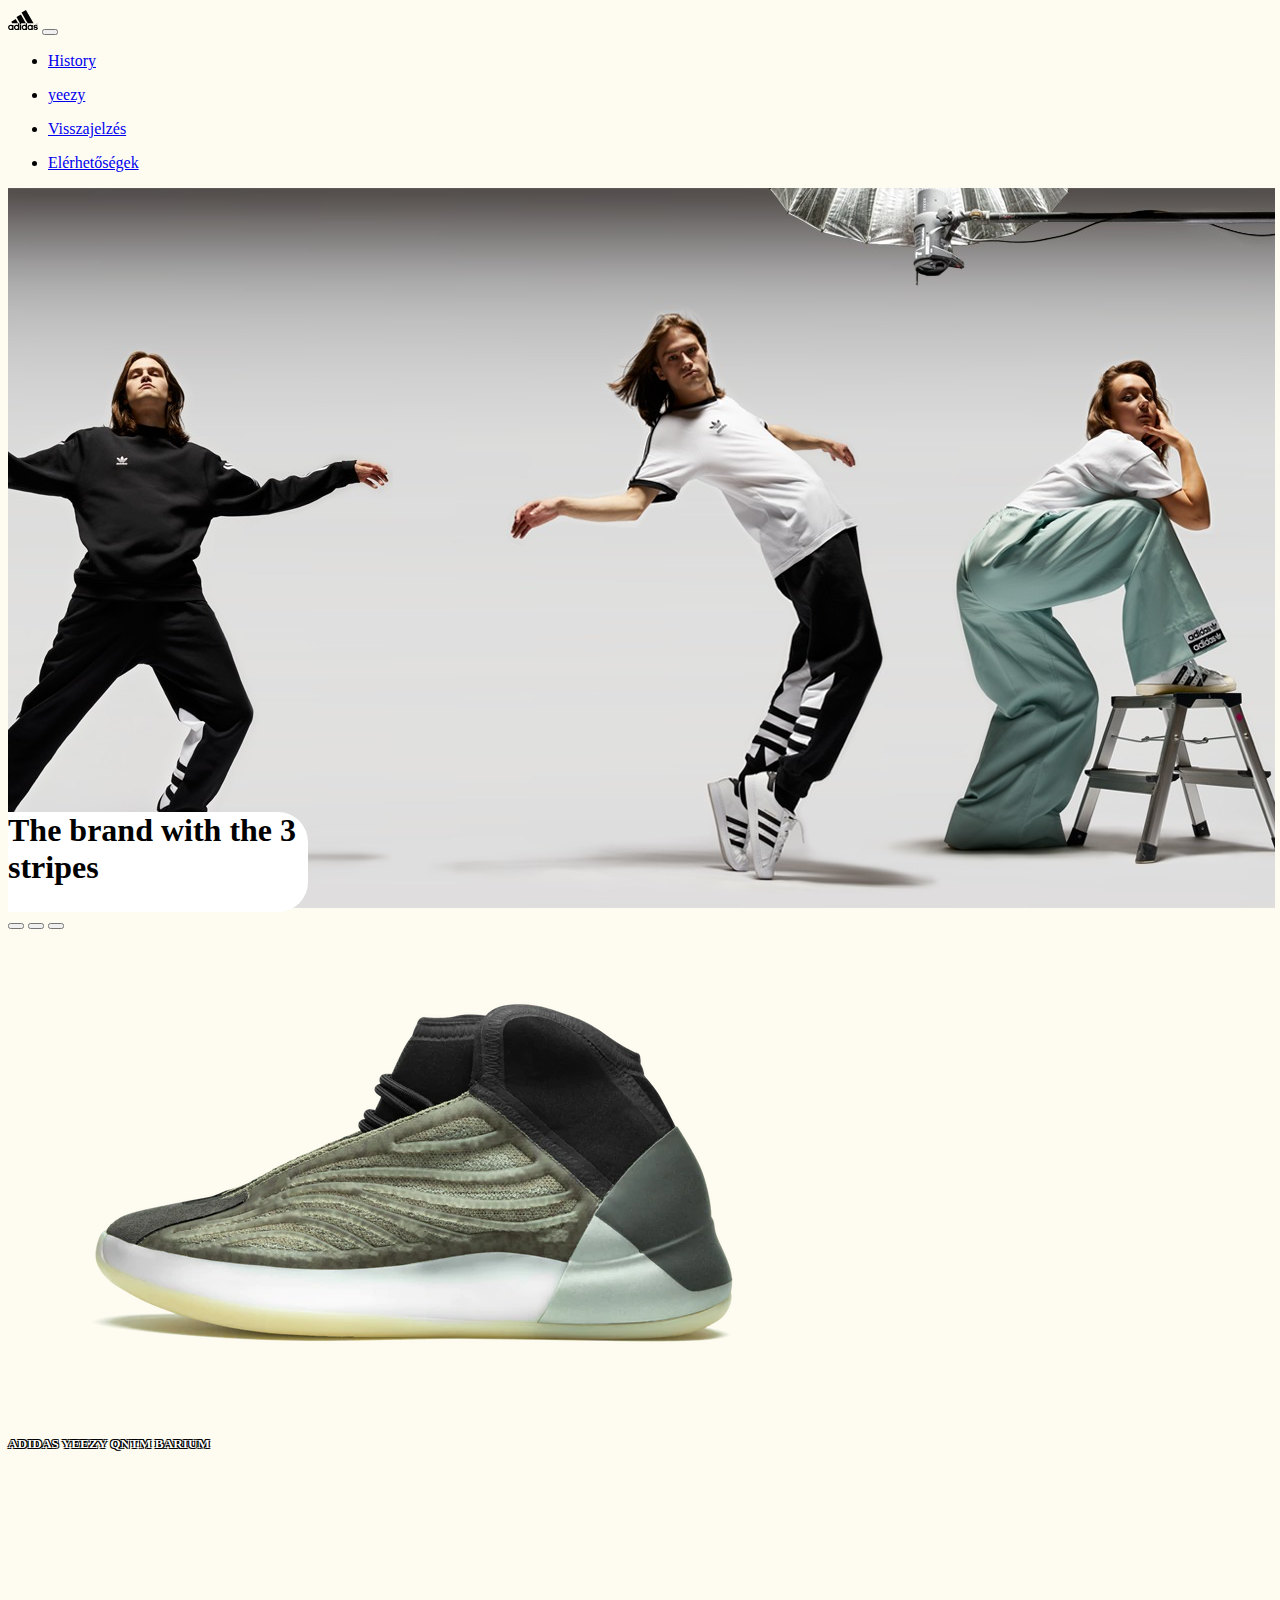
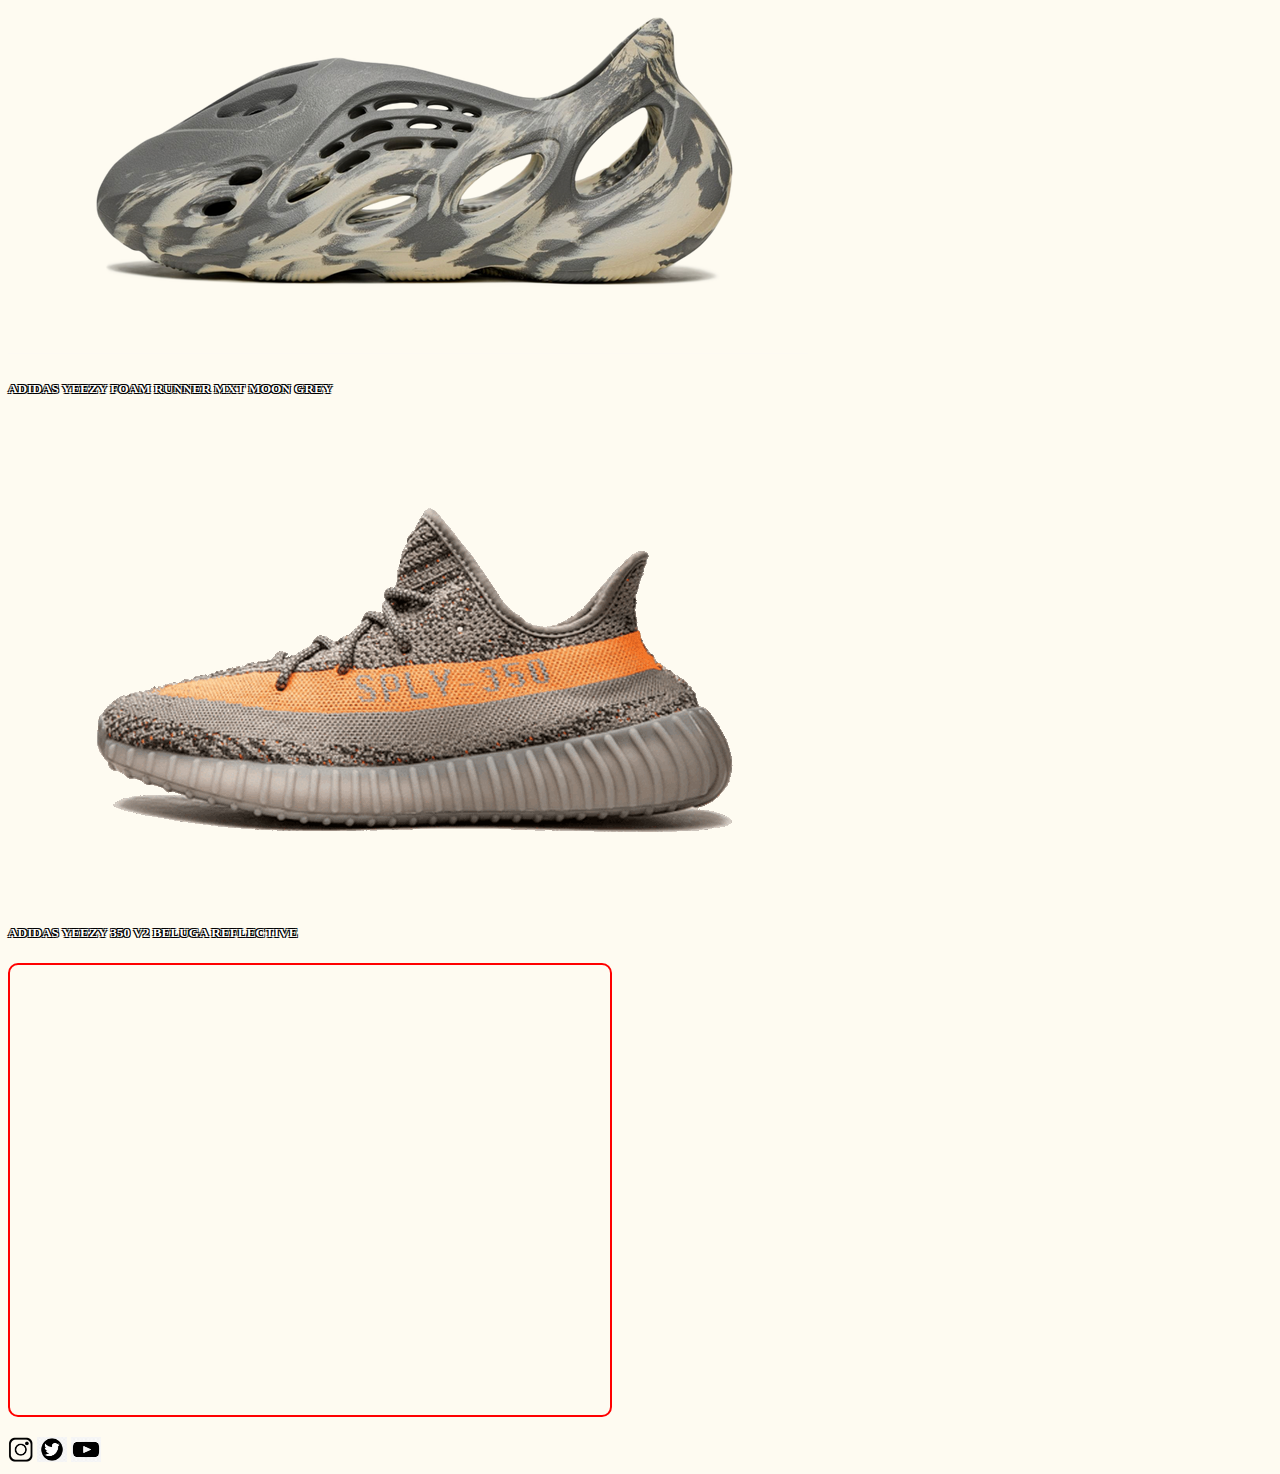
<file: index.html>
<!DOCTYPE html>
<html lang="hu">

<head>
  <meta charset="UTF-8">
  <meta http-equiv="X-UA-Compatible" content="IE=edge">
  <meta name="viewport" content="width=device-width, initial-scale=1.0">
  <title>Adidas</title>
  <link href="https://cdn.jsdelivr.net/npm/bootstrap@5.1.3/dist/css/bootstrap.min.css" rel="stylesheet"
    integrity="sha384-1BmE4kWBq78iYhFldvKuhfTAU6auU8tT94WrHftjDbrCEXSU1oBoqyl2QvZ6jIW3" crossorigin="anonymous">
  <script src="https://cdn.jsdelivr.net/npm/bootstrap@5.1.3/dist/js/bootstrap.bundle.min.js"
    integrity="sha384-ka7Sk0Gln4gmtz2MlQnikT1wXgYsOg+OMhuP+IlRH9sENBO0LRn5q+8nbTov4+1p"
    crossorigin="anonymous"></script>
  <link rel="stylesheet" href="style.css">
</head>

<body>
  <header class="bg-light border">
    
    <div class="container">
    <nav class="navbar navbar-expand-lg navbar-light">
          <a class="navbar-brand" href="index.html"><img class="" src="images/Adidas_Logo.svg" alt="" width="30" height="24"></a>
          <button class="navbar-toggler" type="button" data-bs-toggle="collapse" data-bs-target="#navbarNav" aria-controls="navbarNav" aria-expanded="false" aria-label="Toggle navigation">
            <span class="navbar-toggler-icon"></span>
          </button>
          <div class="collapse navbar-collapse" id="navbarNav">
            <ul class="navbar-nav">
              <li class="nav-item">
                <a class="nav-link" href="history.html"><p>History</p></a>
              </li>
              <li class="nav-item">
                <a class="nav-link" href="yeezy.html"><p>yeezy</p></a>
              </li>
              <li class="nav-item">
                <a class="nav-link" href="visszajelzés.html"><p>Visszajelzés</p></a>
              </li>
              <li class="nav-item">
                <a class="nav-link" href="elérhetőségek.html"><p>Elérhetőségek</p></a>
              </li>
            </ul>
          </div>
        </nav>
      </div>
    </header>
    <div class="container">
      <div id="banner">
        <img class="img-fluid" src="images/adidas_home_banner.jpg" alt="Banner">
        <h1 id="imgtext">The brand with the 3 stripes</p>
      </div>
    </div>

  </header>
  <div class="container">
    <div id="carousellap" class="carousel carousel-dark slide" data-bs-ride="carousel">
      <div class="carousel-indicators">
        <button type="button" data-bs-target="#carousellap" data-bs-slide-to="0" class="active"
          aria-current="true" aria-label="Slide 1"></button>
        <button type="button" data-bs-target="#carousellap" data-bs-slide-to="1"
          aria-label="Slide 2"></button>
        <button type="button" data-bs-target="#carousellap" data-bs-slide-to="2"
          aria-label="Slide 3"></button>
      </div>
      <div class="carousel-inner">
        <div class="carousel-item active">
          <img src="images/carousel10.webp" class="d-block imgfix mx-auto" alt="...">
          <div class="carousel-caption d-none d-md-block">
            <h5 class="carouserh5"><a href="yeezy.html#ADIDASYEEZYQNTMBARIUM">ADIDAS YEEZY QNTM BARIUM</a></h5>
            <p><a href=""></a></p>
          </div>
        </div>
        <div class="carousel-item">
          <img src="images/carousel6.png" class="d-block imgfix mx-auto" alt="...">
          <div class="carousel-caption d-none d-md-block">
            <h5 class="carouserh5"><a href="yeezy.html#ADIDASYEEZYFOAMRUNNERMXTMOONGREY">ADIDAS YEEZY FOAM RUNNER MXT MOON GREY</a></h5>
            <p><a href=""></a></p>
          </div>
        </div>
        <div class="carousel-item">
          <img src="images/carousel3.png" class="d-block imgfix mx-auto" alt="...">
          <div class="carousel-caption d-none d-md-block">
            <h5 class="carouserh5"><a href="yeezy.html#ADIDASYEEZY350V2BELUGAREFLECTIVE">ADIDAS YEEZY 350 V2 BELUGA REFLECTIVE</a></h5>
            <p><a href=""></a></p>
          </div>
        </div>
      </div>
    </div>
  </div>
  <div class="container">
    <p class="text-center">
    <iframe
      src="https://www.google.com/maps/embed?pb=!1m18!1m12!1m3!1d41396.246451879306!2d10.839088140820657!3d49.573882426069986!2m3!1f0!2f0!3f0!3m2!1i1024!2i768!4f13.1!3m3!1m2!1s0x47a2016ea9f04ae1%3A0x41eda32beb5f7b0!2s91074%20Herzogenaurach%2C%20N%C3%A9metorsz%C3%A1g!5e0!3m2!1shu!2shu!4v1647857441496!5m2!1shu!2shu"
      width="600" height="450" style="border-radius: 10px; border:solid 2px red" allowfullscreen="" loading="lazy" class="text-center"></iframe></p>
  </div>
  
  <footer class="mt-5">
    <div class="fixed-bottom container-fluid bg-light p-3 border">
      <div class="container">
        <div class="mx-auto" style="width: 400px;">
          <a href="https://www.instagram.com/adidas/" target="_blank"><img class="me-5 ms-5" src="images/insagram.png"
              alt="Instagram" title="Instagram" width="25" height="25"></a>
          <a href="https://twitter.com/adidas" target="_blank"><img class="me-5 ms-5" src="images/twitter.png"
              alt="twitter" title="twitter" width="30" height="25"></a>
          <a href="https://www.youtube.com/user/adidas" target="_blank"><img class="me-5 ms-5" src="images/youtube.jpg"
              alt="Youtube" title="Youtube" width="30" height="25"></a>
        </div>
      </div>
    </div>
  </footer>
</body>


</html>
</file>
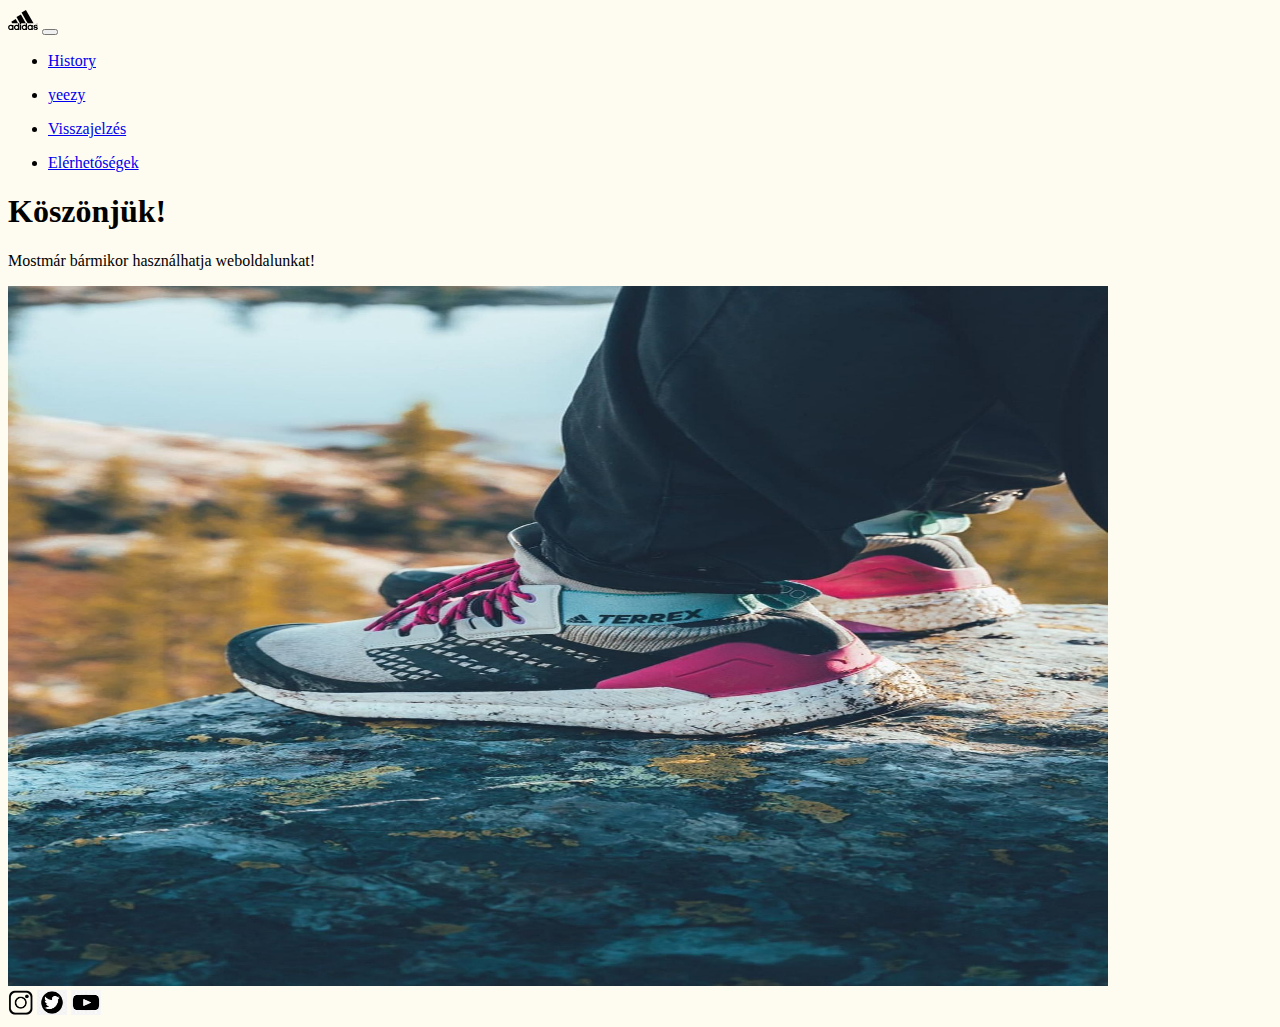
<file: action.html>
<!DOCTYPE html>
<html lang="hu">

<head>
    <meta charset="UTF-8">
    <meta http-equiv="X-UA-Compatible" content="IE=edge">
    <meta name="viewport" content="width=device-width, initial-scale=1.0">
    <title>Adidas</title>
    <link href="https://cdn.jsdelivr.net/npm/bootstrap@5.1.3/dist/css/bootstrap.min.css" rel="stylesheet"
        integrity="sha384-1BmE4kWBq78iYhFldvKuhfTAU6auU8tT94WrHftjDbrCEXSU1oBoqyl2QvZ6jIW3" crossorigin="anonymous">
    <script src="https://cdn.jsdelivr.net/npm/bootstrap@5.1.3/dist/js/bootstrap.bundle.min.js"
        integrity="sha384-ka7Sk0Gln4gmtz2MlQnikT1wXgYsOg+OMhuP+IlRH9sENBO0LRn5q+8nbTov4+1p"
        crossorigin="anonymous"></script>
    <link rel="stylesheet" href="style.css">
</head>

<body>
  <header class="bg-light border">
    
    <div class="container">
    <nav class="navbar navbar-expand-lg navbar-light">
          <a class="navbar-brand" href="index.html"><img class=""src="images/Adidas_Logo.svg" alt="" width="30" height="24"></a>
          <button class="navbar-toggler" type="button" data-bs-toggle="collapse" data-bs-target="#navbarNav" aria-controls="navbarNav" aria-expanded="false" aria-label="Toggle navigation">
            <span class="navbar-toggler-icon"></span>
          </button>
          <div class="collapse navbar-collapse" id="navbarNav">
            <ul class="navbar-nav">
              <li class="nav-item">
                <a class="nav-link" href="history.html"><p>History</p></a>
              </li>
              <li class="nav-item">
                <a class="nav-link" href="yeezy.html"><p>yeezy</p></a>
              </li>
              <li class="nav-item">
                <a class="nav-link" href="visszajelzés.html"><p>Visszajelzés</p></a>
              </li>
              <li>
                <a class="nav-link" href="elérhetőségek.html">Elérhetőségek</a>
              </li>
            </ul>
          </div>
        </nav>
      </div>
      
    </header>
    <div class="container mx-auto" style="width: 1200px;">
      <h1>Köszönjük!</h1>
      <p>Mostmár bármikor használhatja weboldalunkat!</p>
      <img src="images/Köszönjük.jpg" alt="Köszönjük" height="700" width="1100">
    </div>
    <footer>
      
      <div class="fixed-bottom container-fluid bg-light p-3 border">
        <div class="container">
          <div class="mx-auto" style="width: 400px;">
          <a href="https://www.instagram.com/adidas/" target="_blank"><img class="me-5 ms-5" src="images/insagram.png" alt="Instagram" title="Instagram" width="25" height="25"></a>
          <a href="https://twitter.com/adidas" target="_blank"><img class="me-5 ms-5" src="images/twitter.png" alt="twitter" title="twitter" width="30" height="25"></a>
          <a href="https://www.youtube.com/user/adidas" target="_blank"><img class="me-5 ms-5" src="images/youtube.jpg" alt="Youtube" title="Youtube" width="30" height="25"></a>
        </div>
      </div>
    </div>
  
  </footer>
</body>


</html>
</file>
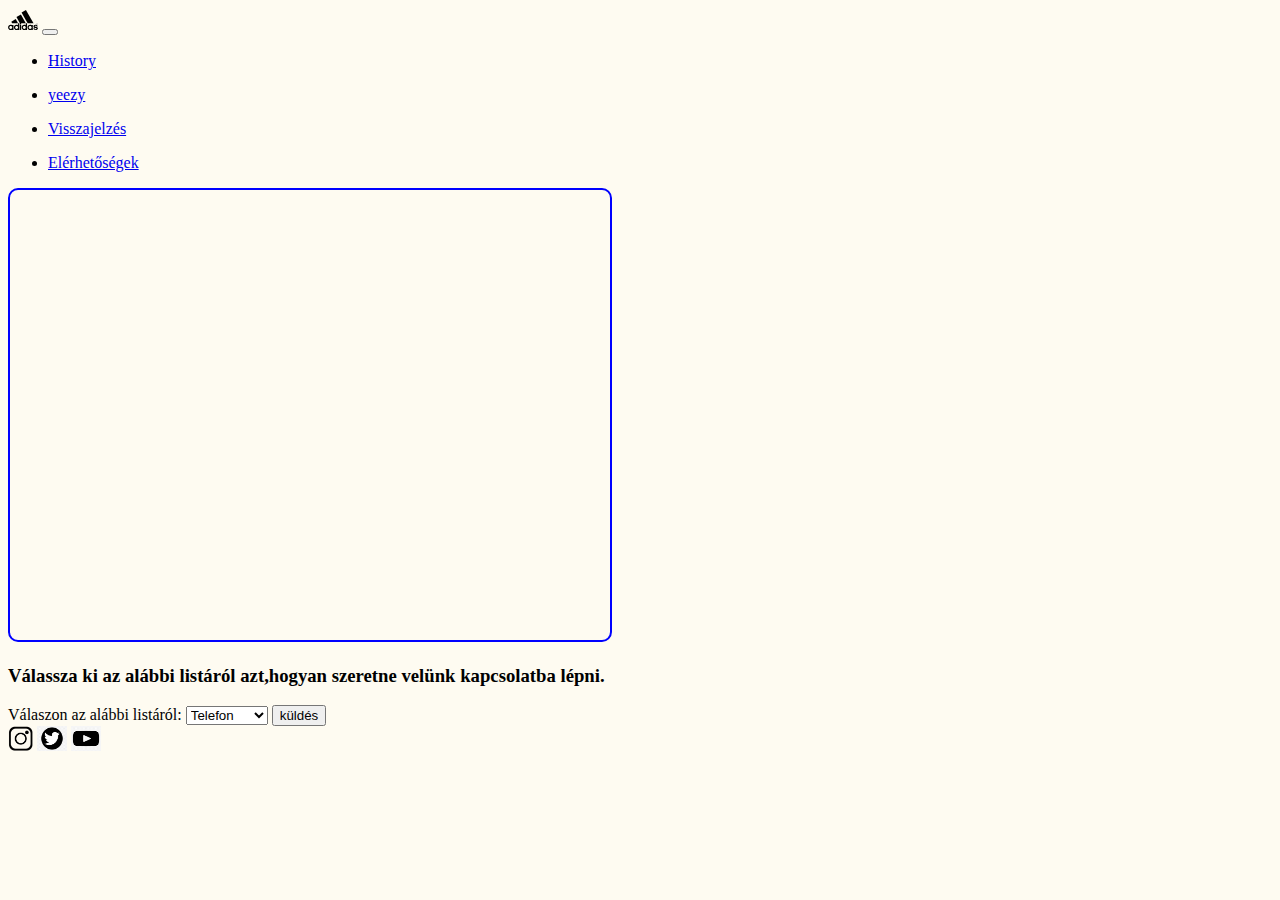
<file: elérhetőségek.html>
<!DOCTYPE html>
<html lang="hu">

<head>
  <meta charset="UTF-8">
  <meta http-equiv="X-UA-Compatible" content="IE=edge">
  <meta name="viewport" content="width=device-width, initial-scale=1.0">
  <title>Adidas</title>
  <link href="https://cdn.jsdelivr.net/npm/bootstrap@5.1.3/dist/css/bootstrap.min.css" rel="stylesheet"
    integrity="sha384-1BmE4kWBq78iYhFldvKuhfTAU6auU8tT94WrHftjDbrCEXSU1oBoqyl2QvZ6jIW3" crossorigin="anonymous">
  <script src="https://cdn.jsdelivr.net/npm/bootstrap@5.1.3/dist/js/bootstrap.bundle.min.js"
    integrity="sha384-ka7Sk0Gln4gmtz2MlQnikT1wXgYsOg+OMhuP+IlRH9sENBO0LRn5q+8nbTov4+1p"
    crossorigin="anonymous"></script>
  <link rel="stylesheet" href="style.css">
</head>

<body>
    <header class="bg-light border">
    
        <div class="container">
        <nav class="navbar navbar-expand-lg navbar-light">
              <a class="navbar-brand" href="index.html"><img class="" src="images/Adidas_Logo.svg" alt="" width="30" height="24"></a>
              <button class="navbar-toggler" type="button" data-bs-toggle="collapse" data-bs-target="#navbarNav" aria-controls="navbarNav" aria-expanded="false" aria-label="Toggle navigation">
                <span class="navbar-toggler-icon"></span>
              </button>
              <div class="collapse navbar-collapse" id="navbarNav">
                <ul class="navbar-nav">
                  <li class="nav-item">
                    <a class="nav-link" href="history.html"><P>History</P></a>
                  </li>
                  <li class="nav-item">
                    <a class="nav-link" href="yeezy.html"><p>yeezy</p></a>
                  </li>
                  <li class="nav-item">
                    <a class="nav-link" href="visszajelzés.html"><p>Visszajelzés</p></a>
                  </li>
                  <li class="nav-item">
                    <a id="elerhetoseg" class="nav-link" href="elérhetőségek.html"><p>Elérhetőségek</p></a>
                  </li>
                </ul>
              </div>
            </nav>
          </div>
        </header>
    <div class="container">
        <p class="text-center">
            <iframe
                src="https://www.google.com/maps/embed?pb=!1m18!1m12!1m3!1d41396.246451879306!2d10.839088140820657!3d49.573882426069986!2m3!1f0!2f0!3f0!3m2!1i1024!2i768!4f13.1!3m3!1m2!1s0x47a2016ea9f04ae1%3A0x41eda32beb5f7b0!2s91074%20Herzogenaurach%2C%20N%C3%A9metorsz%C3%A1g!5e0!3m2!1shu!2shu!4v1647857441496!5m2!1shu!2shu"
                width="600" height="450" style="border-radius: 10px; border:solid 2px blue" allowfullscreen=""
                loading="lazy" class="text-center"></iframe>
        </p>
        <form>
          <h3>Válassza ki az alábbi listáról azt,hogyan szeretne velünk kapcsolatba lépni.</h1>  
          <label for="cars">Válaszon az alábbi listáról:</label>
            <select id="info" name="info">
              <option value="Telefon">Telefon</option>
              <option value="Csevegés">Csevegés</option>
              <option value="Email">Email</option>
              <option value="Webpage">Webpage</option>
            </select>
            <button type="button" onclick="getInputValue()" value="">küldés</button>
        </form>
    </div>
    <footer class="mt-5">
        <div class="fixed-bottom container-fluid bg-light p-3 border">
          <div class="container">
            <div class="mx-auto" style="width: 400px;">
              <a href="https://www.instagram.com/adidas/" target="_blank"><img class="me-5 ms-5" src="images/insagram.png"
                  alt="Instagram" title="Instagram" width="25" height="25"></a>
              <a href="https://twitter.com/adidas" target="_blank"><img class="me-5 ms-5" src="images/twitter.png"
                  alt="twitter" title="twitter" width="30" height="25"></a>
              <a href="https://www.youtube.com/user/adidas" target="_blank"><img class="me-5 ms-5" src="images/youtube.jpg"
                  alt="Youtube" title="Youtube" width="30" height="25"></a>
            </div>
          </div>
        </div>
      </footer>
      <script src="javascript.js"></script>
</body>

</html>
</file>
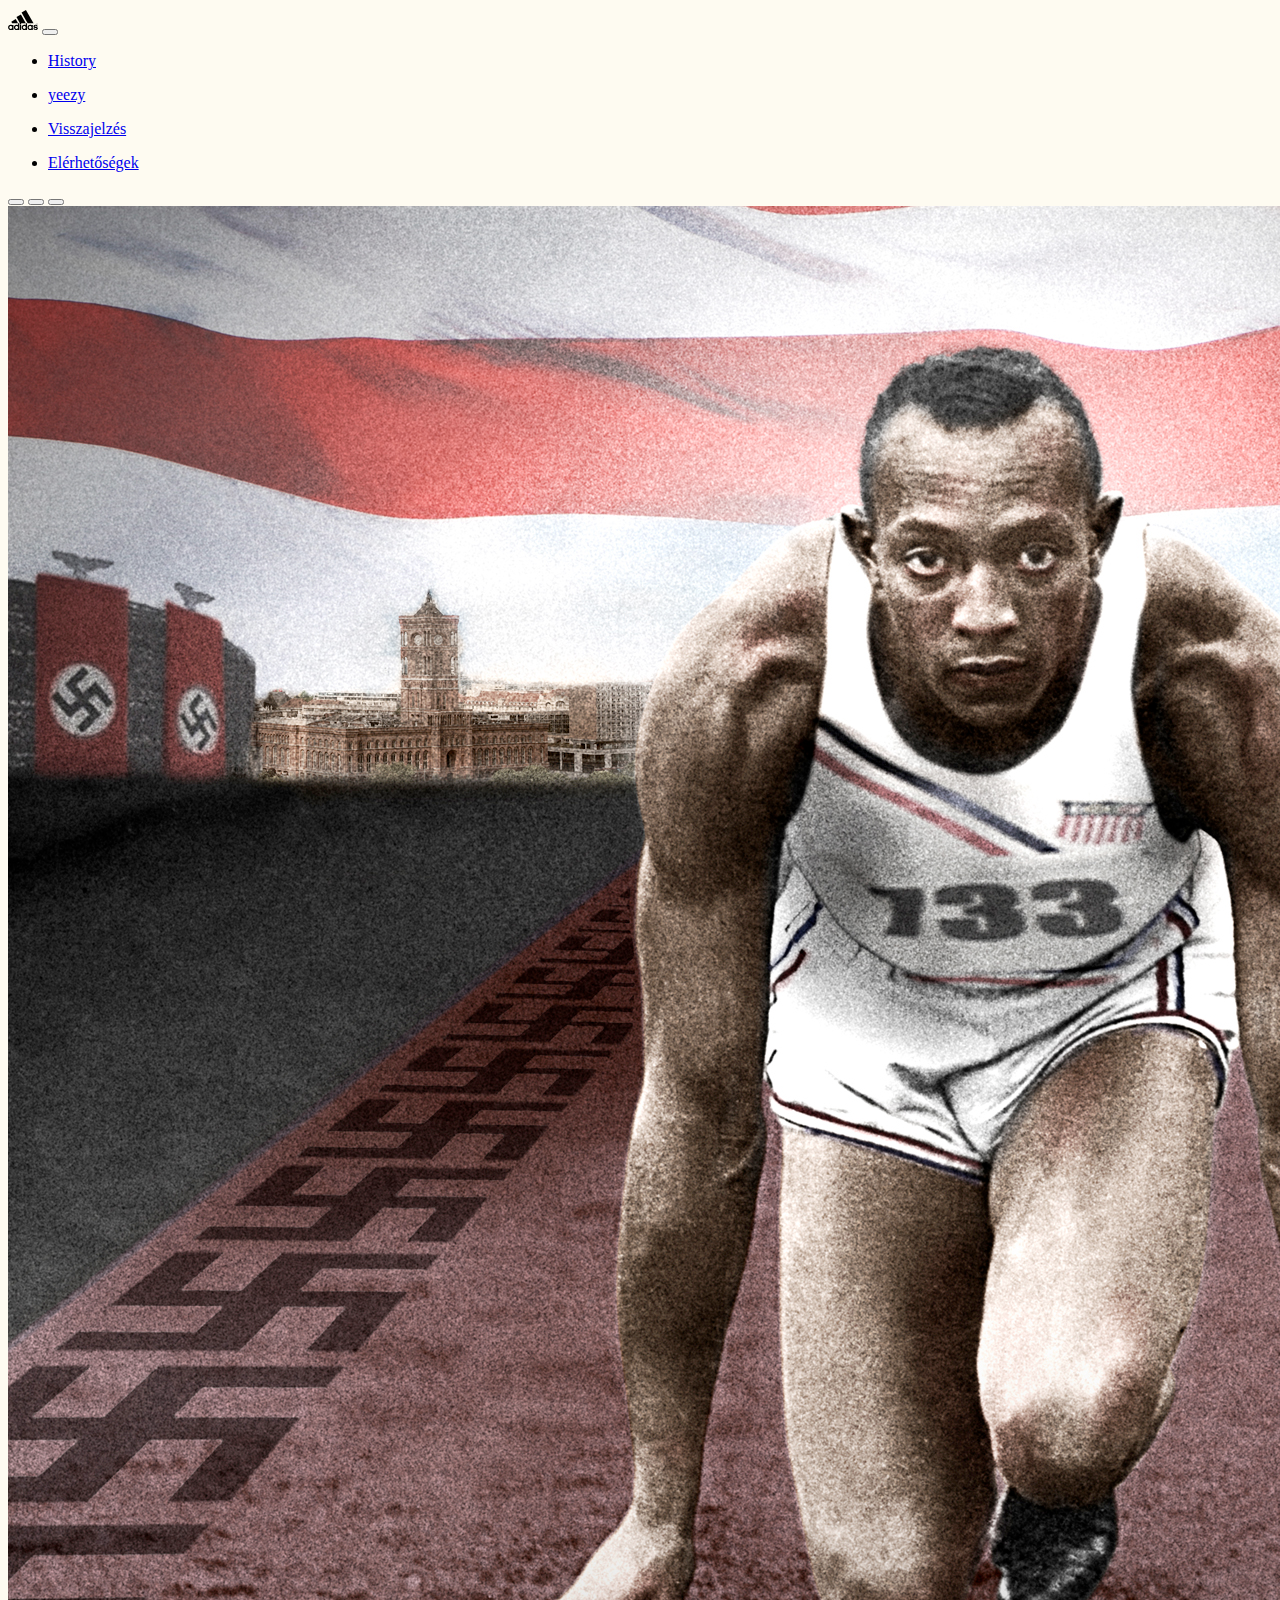
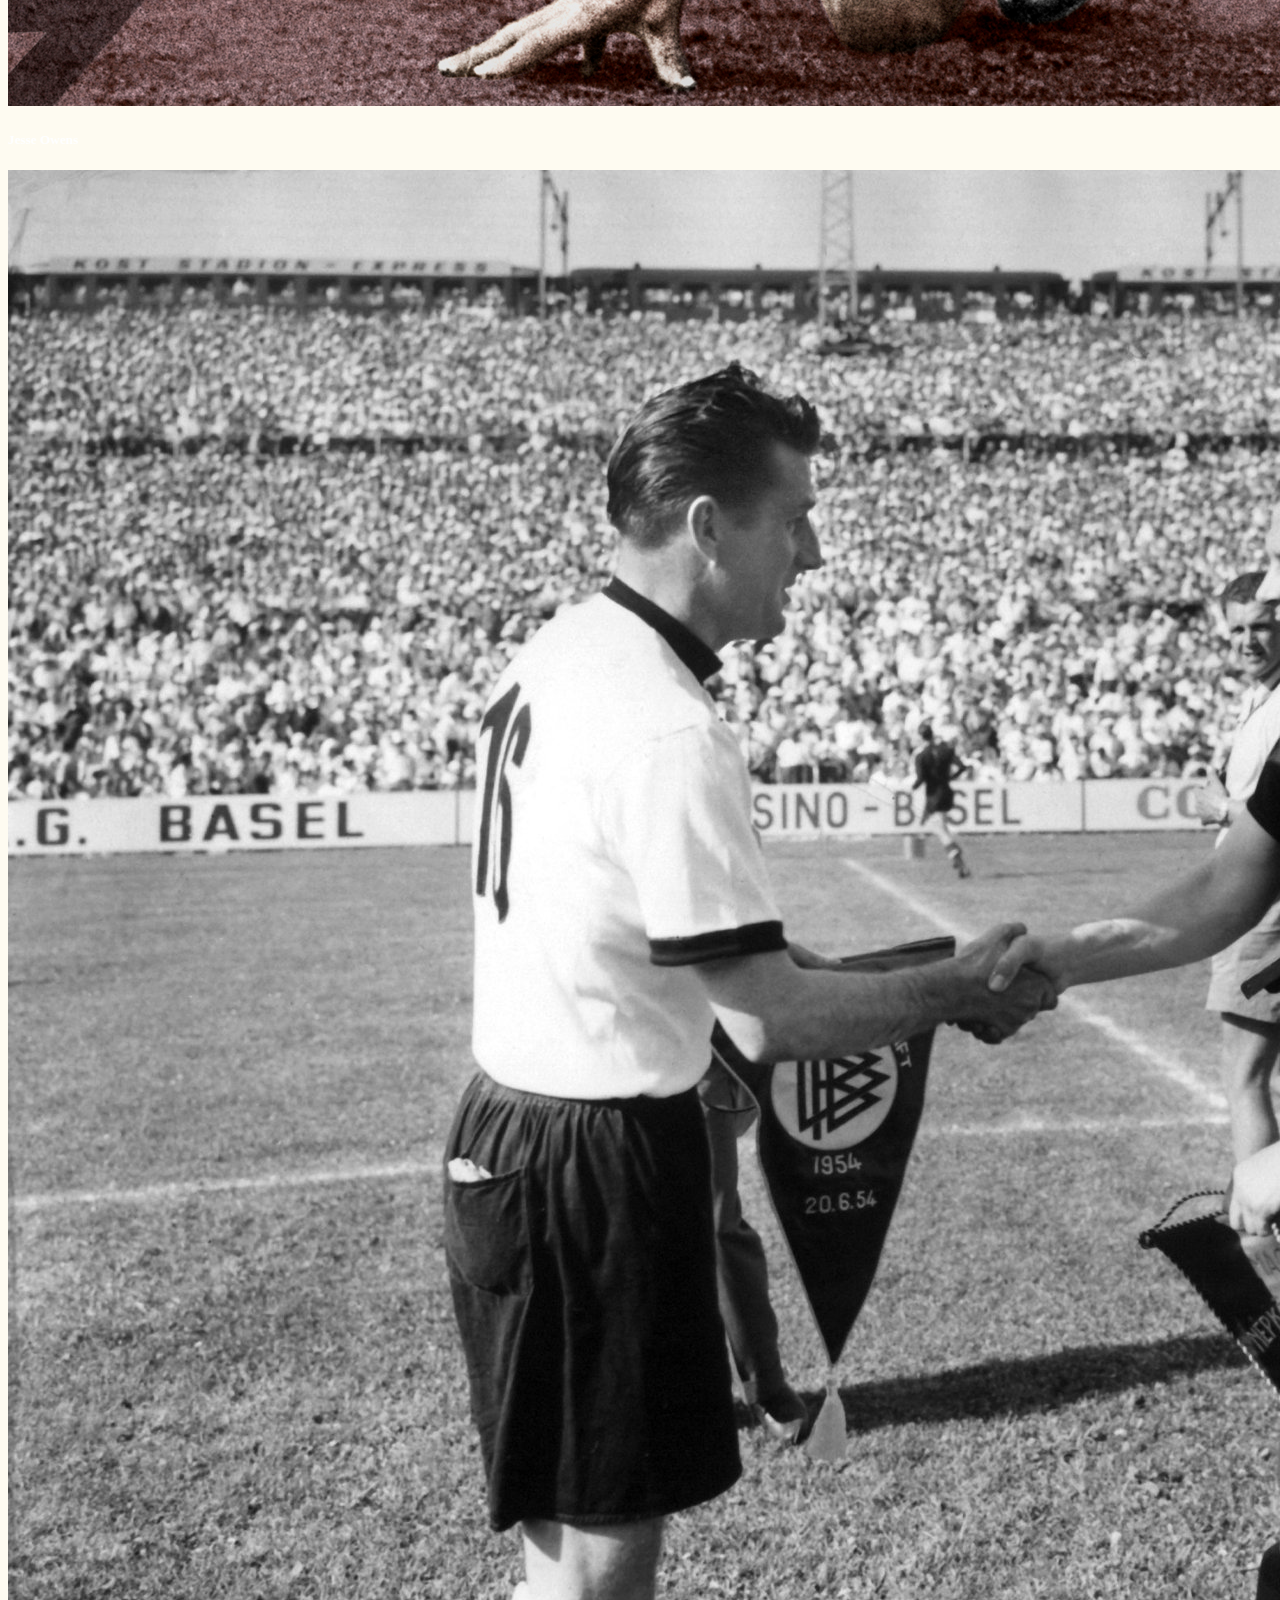
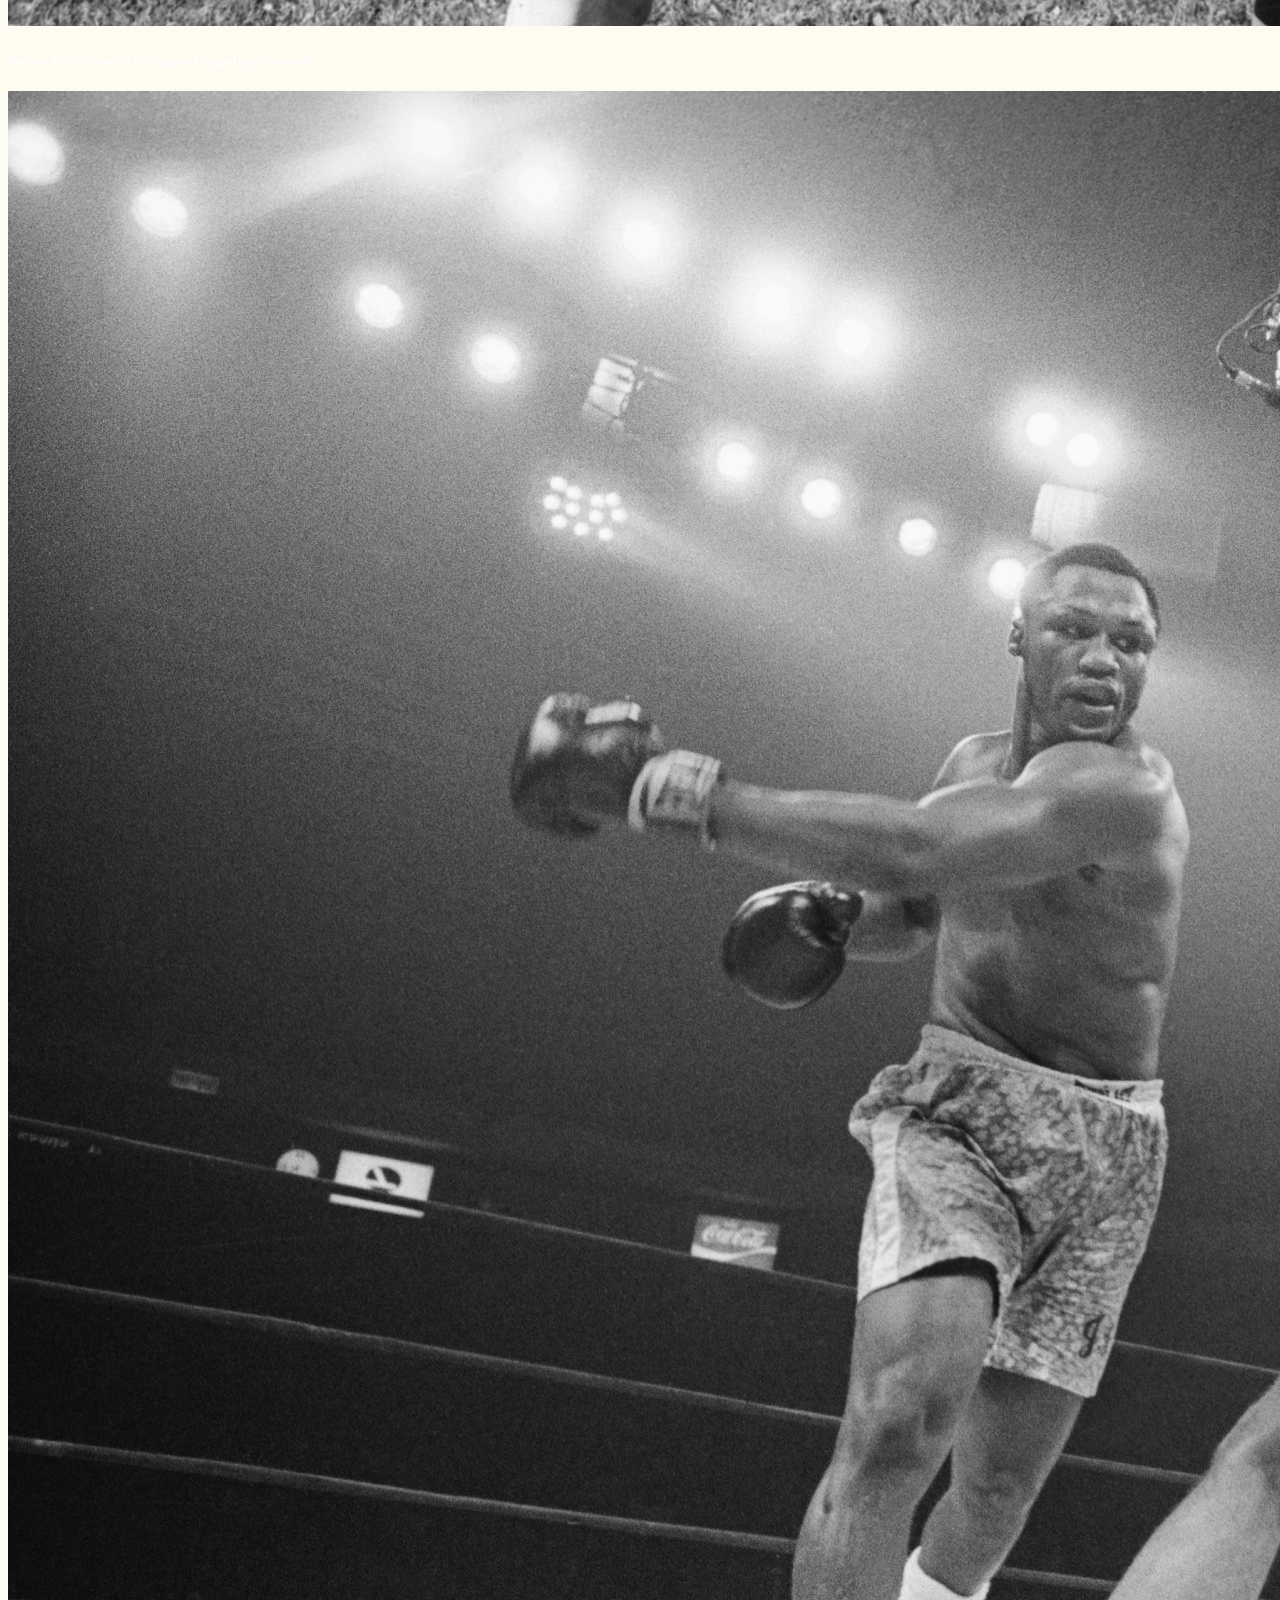
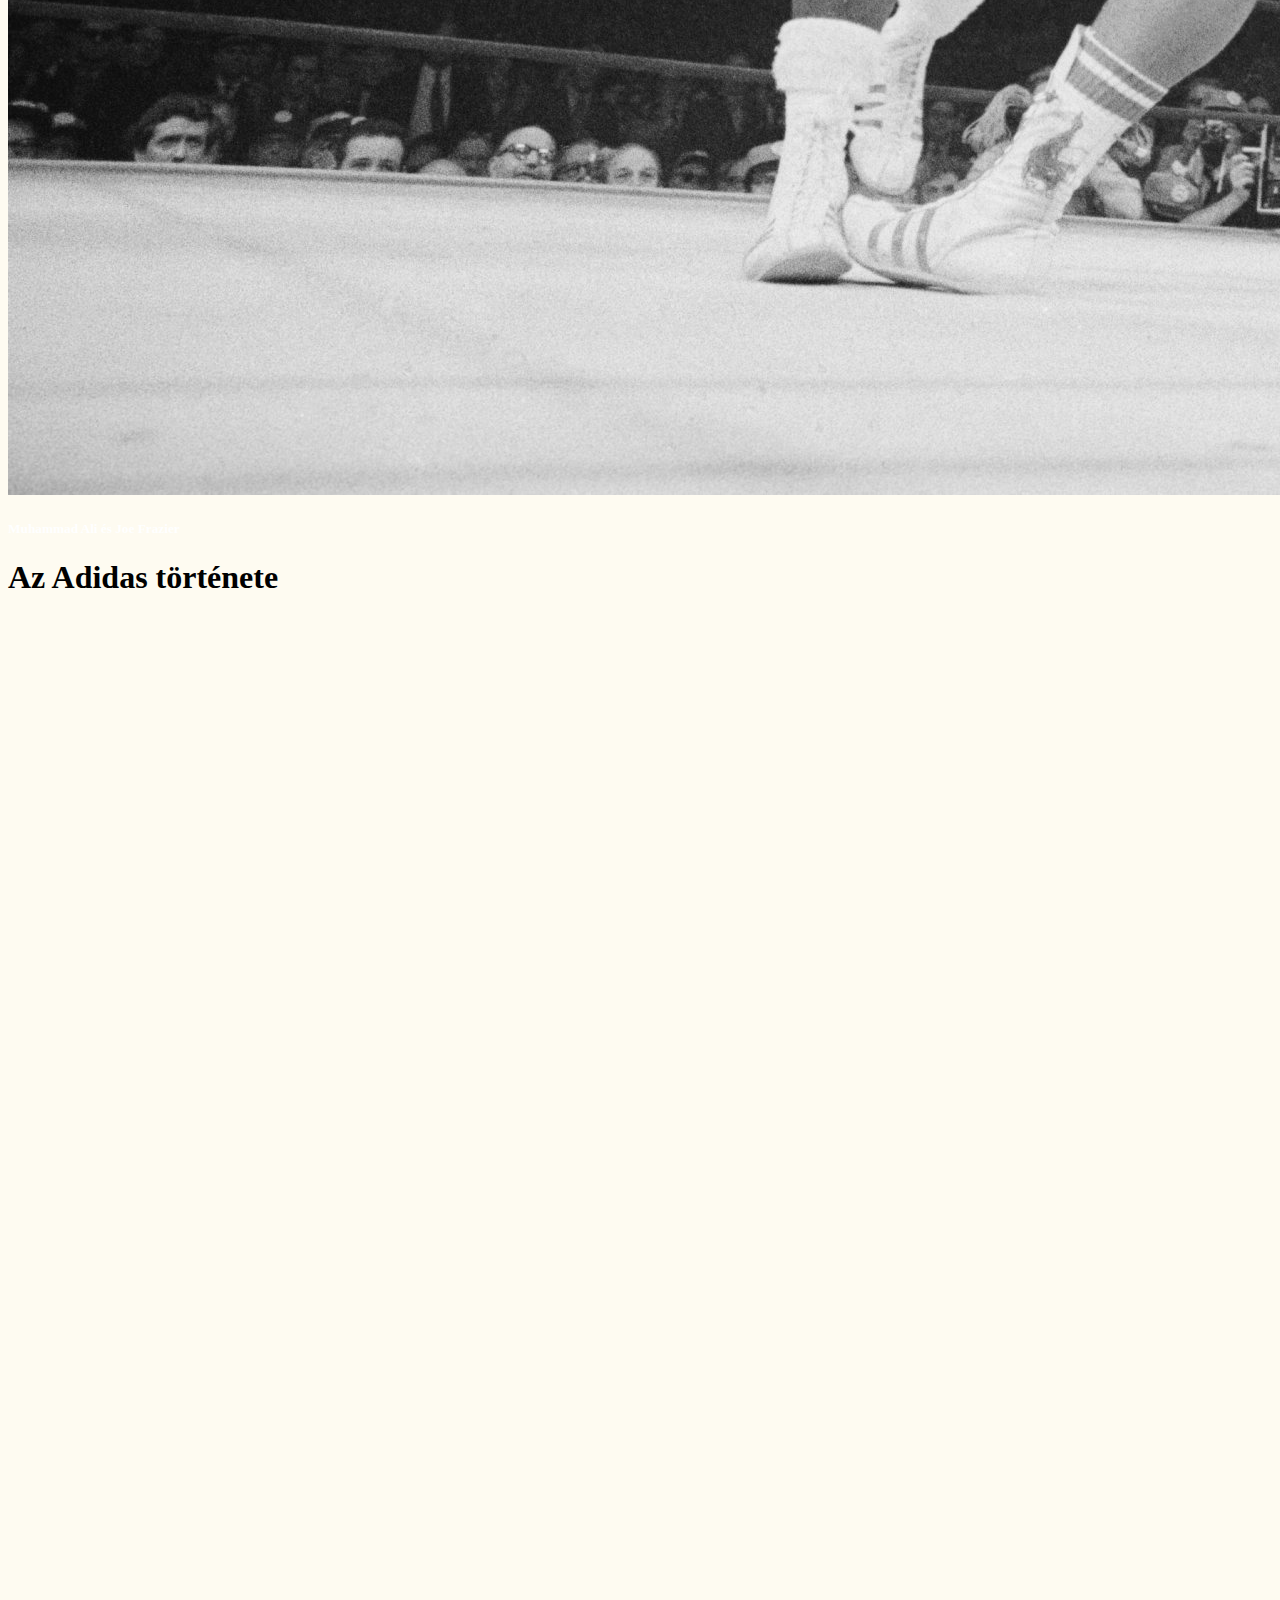
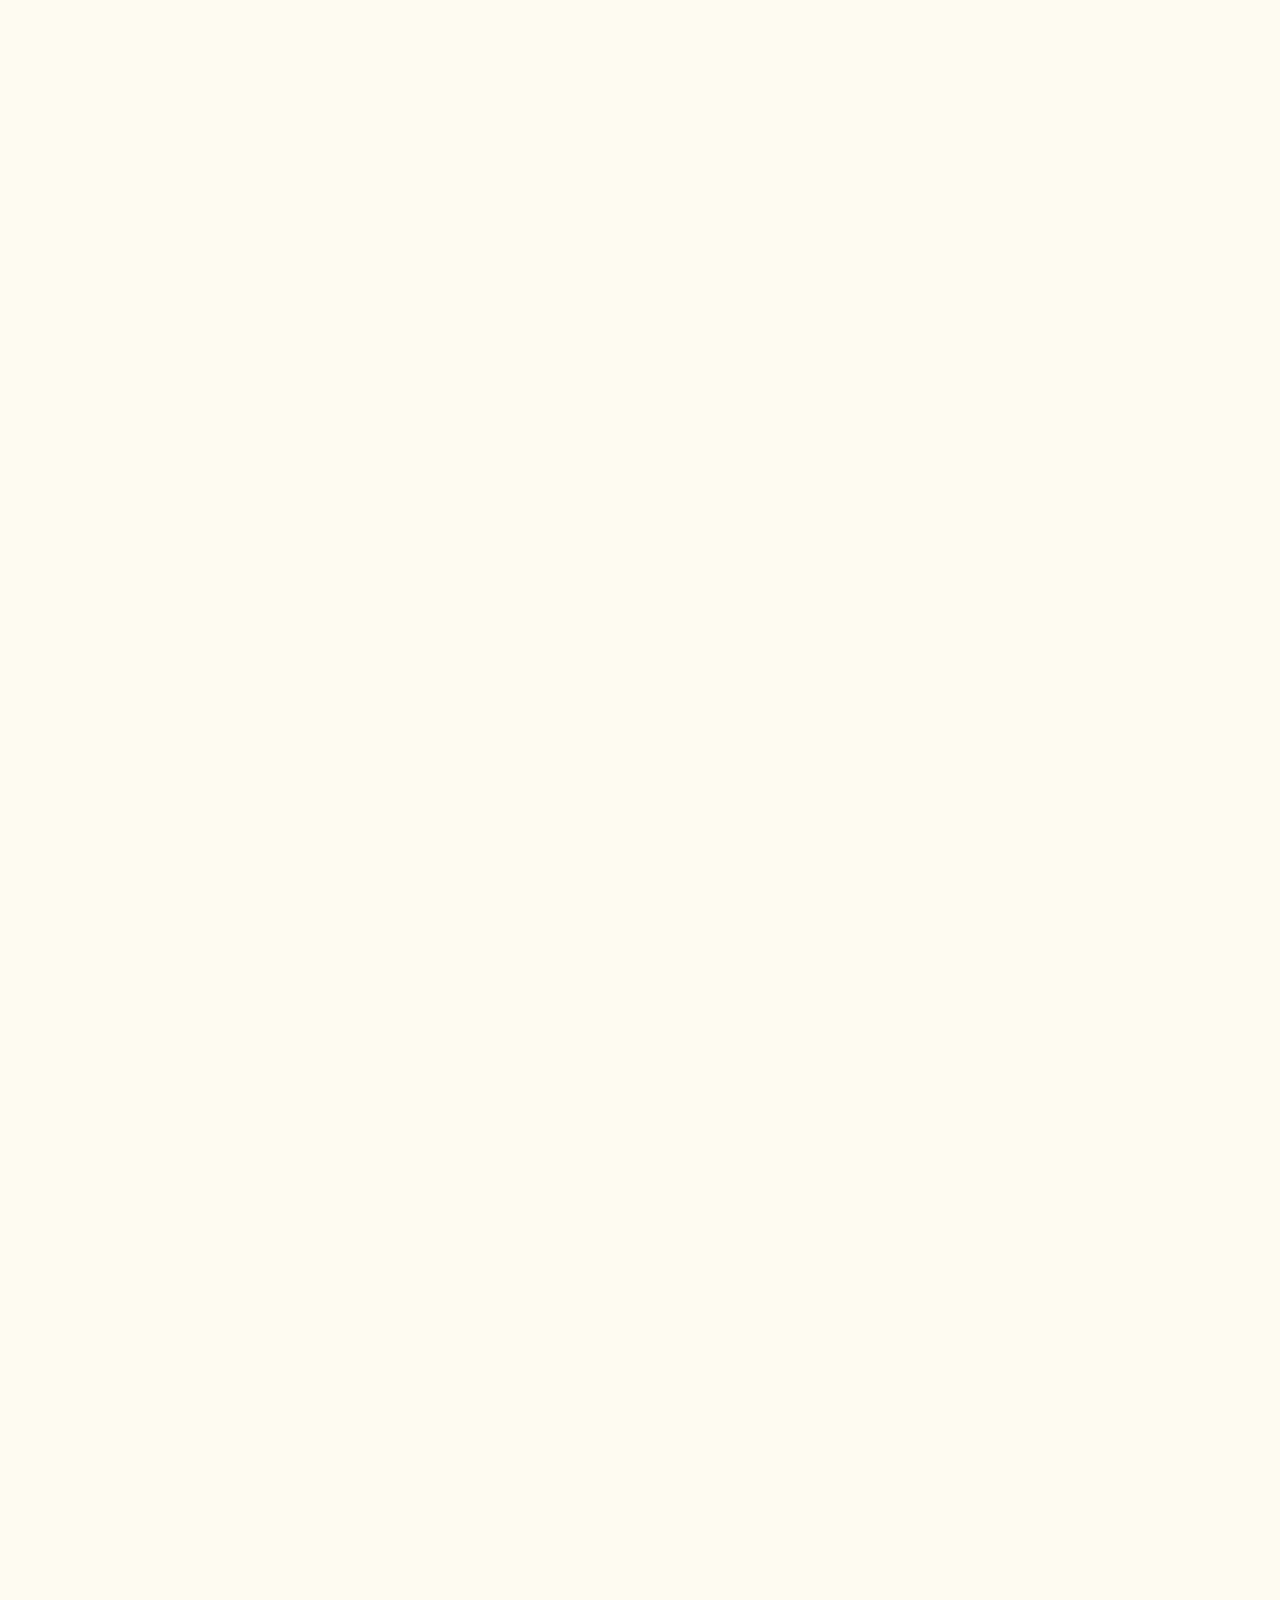
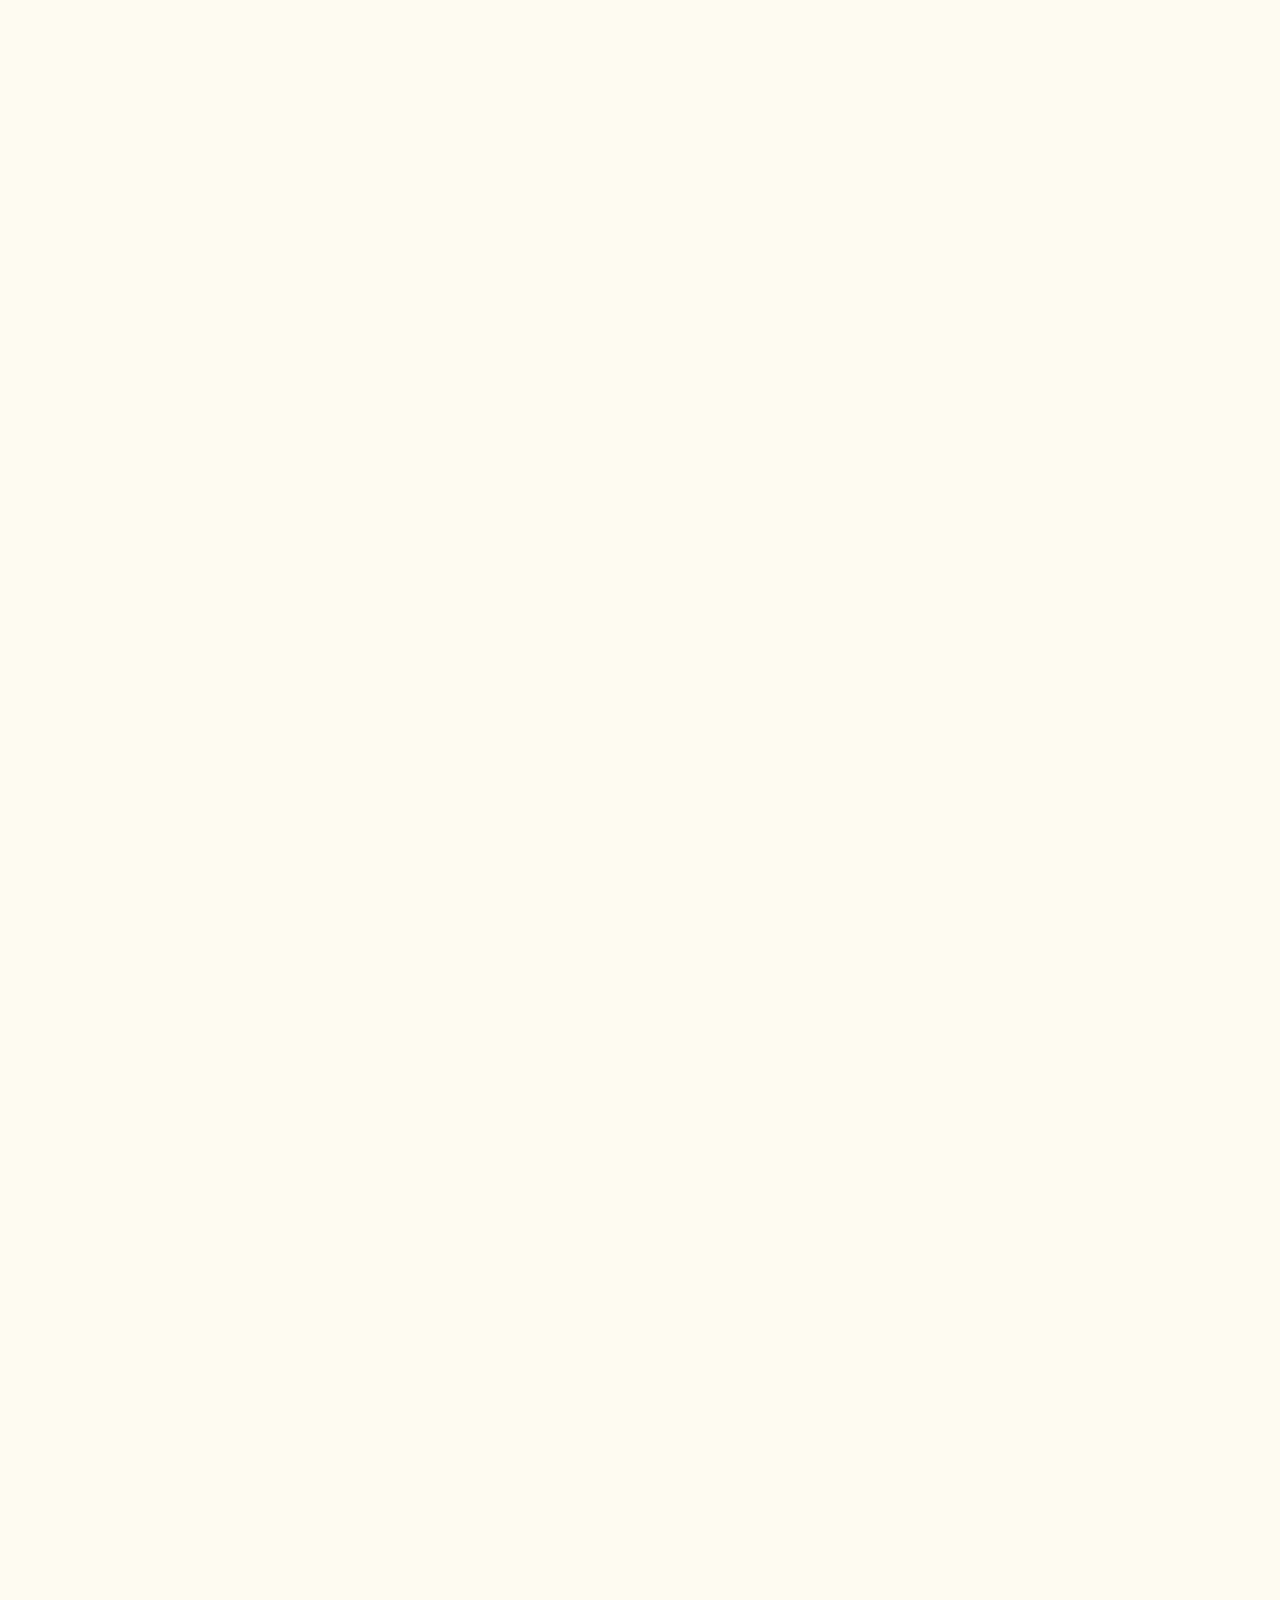
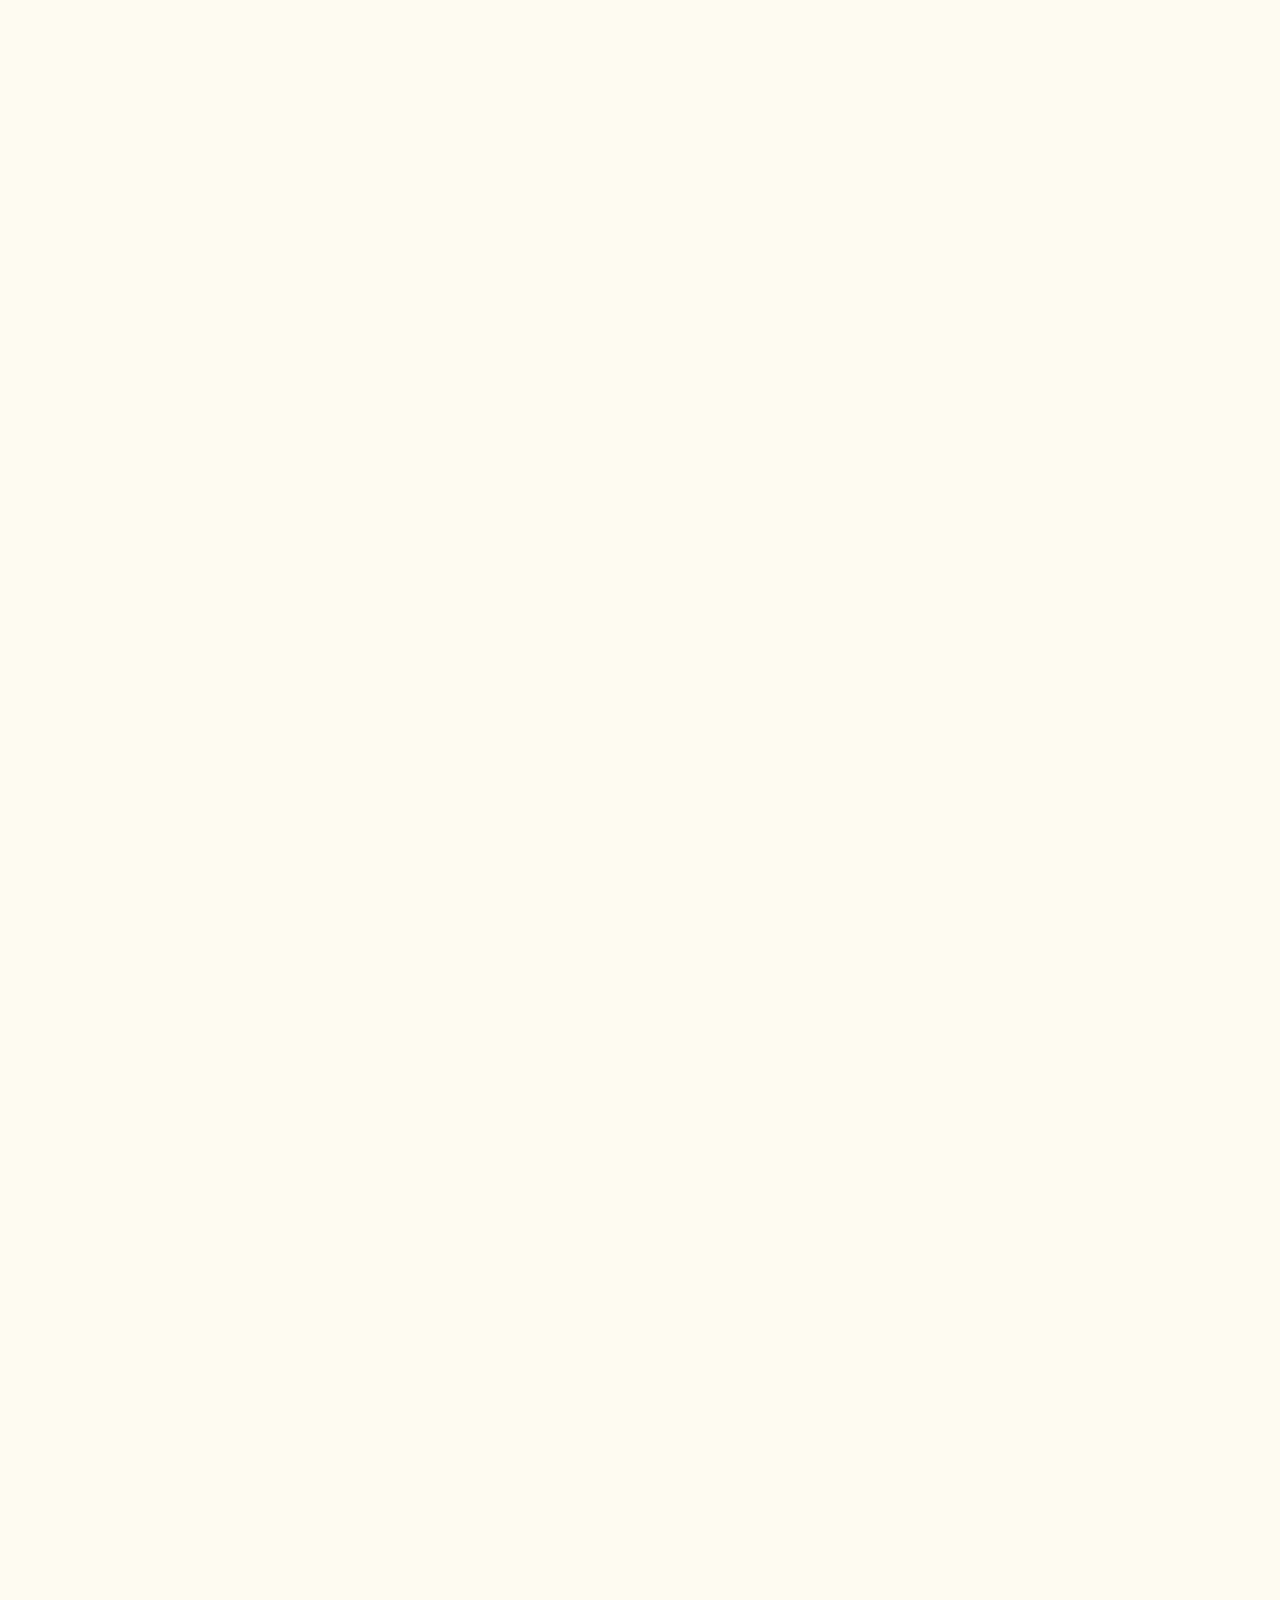
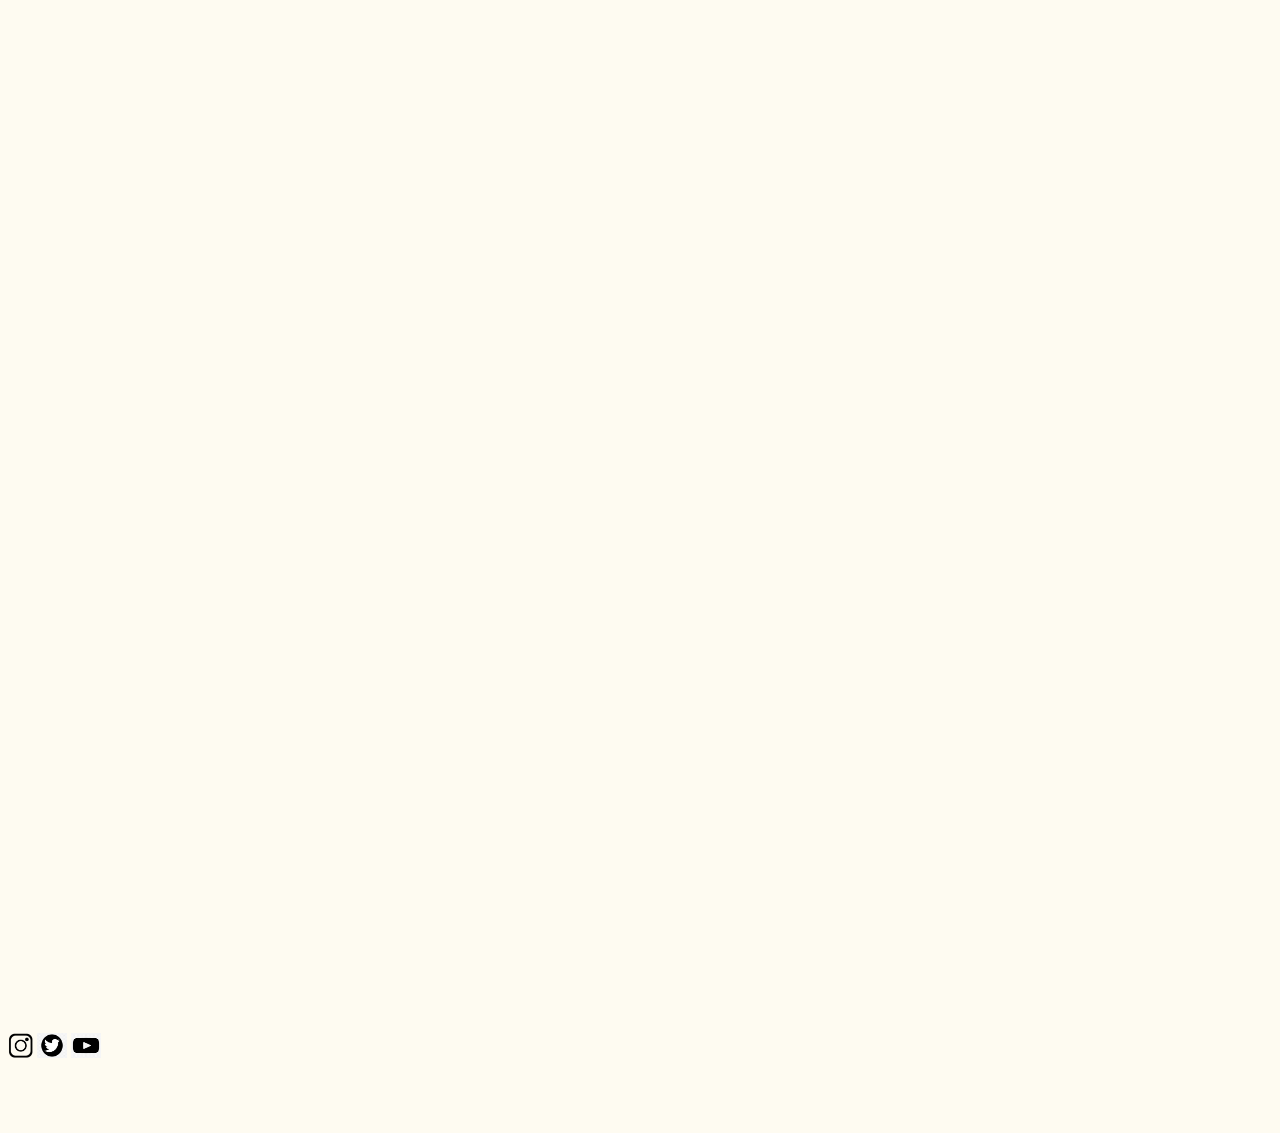
<file: history.html>
<!DOCTYPE html>
<html lang="en">

<head>
  <meta charset="UTF-8">
  <meta http-equiv="X-UA-Compatible" content="IE=edge">
  <meta name="viewport" content="width=device-width, initial-scale=1.0">
  <title>Az Adidas története</title>
  <link href="https://cdn.jsdelivr.net/npm/bootstrap@5.1.3/dist/css/bootstrap.min.css" rel="stylesheet"
    integrity="sha384-1BmE4kWBq78iYhFldvKuhfTAU6auU8tT94WrHftjDbrCEXSU1oBoqyl2QvZ6jIW3" crossorigin="anonymous">
  <script src="https://cdn.jsdelivr.net/npm/bootstrap@5.1.3/dist/js/bootstrap.bundle.min.js"
    integrity="sha384-ka7Sk0Gln4gmtz2MlQnikT1wXgYsOg+OMhuP+IlRH9sENBO0LRn5q+8nbTov4+1p"
    crossorigin="anonymous"></script>
  <link href="https://unpkg.com/aos@2.3.1/dist/aos.css" rel="stylesheet">
  
  <link rel="stylesheet" href="style.css">
</head>

<body>
  <header class="bg-light border">


    <div class="container">
      <nav class="navbar navbar-expand-lg navbar-light">
        <a class="navbar-brand" href="index.html"><img class="" src="images/Adidas_Logo.svg" alt="" width="30"
            height="24"></a>
        <button class="navbar-toggler" type="button" data-bs-toggle="collapse" data-bs-target="#navbarNav"
          aria-controls="navbarNav" aria-expanded="false" aria-label="Toggle navigation">
          <span class="navbar-toggler-icon"></span>
        </button>
        <div class="collapse navbar-collapse" id="navbarNav">
          <ul class="navbar-nav">
            <li class="nav-item">
              <a id="history" class="nav-link" href="#"><p>History</p></a>
            </li>
            <li class="nav-item">
              <a class="nav-link" href="yeezy.html"><p>yeezy</p></a>
            </li>
            <li class="nav-item">
              <a class="nav-link" href="visszajelzés.html"><p>Visszajelzés</p></a>
            </li>
            <li class="nav-item">
              <a class="nav-link" href="elérhetőségek.html"><p>Elérhetőségek</p></a>
            </li>
          </ul>
        </div>
      </nav>
    </div>
  </header>
  <div id="carouselExampleCaptions" class="carousel slide" data-bs-ride="carousel">
    <div class="carousel-indicators">
      <button type="button" data-bs-target="#carouselExampleCaptions" data-bs-slide-to="0" class="active"
        aria-current="true" aria-label="Slide 1"></button>
      <button type="button" data-bs-target="#carouselExampleCaptions" data-bs-slide-to="1"
        aria-label="Slide 2"></button>
      <button type="button" data-bs-target="#carouselExampleCaptions" data-bs-slide-to="2"
        aria-label="Slide 3"></button>
    </div>
    <div class="carousel-inner">
      <div class="carousel-item active">
        <img src="images/1936.jpg" class="d-block w-100" alt="Jesse Owens" title="Jesse Owens">
        <div class="carousel-caption d-none d-md-block">
          <h5 style="color: white;">Jesse Owens</h5>

        </div>
      </div>
      <div class="carousel-item">
        <img src="images/1954.jpeg" class="d-block w-100" alt="1954 VB" title="1954 VB">
        <div class="carousel-caption d-none d-md-block">
          <h5 style="color: white;">Puskás Ferenc a német válogatott csapatkapitányával</h5>
        </div>
      </div>
      <div class="carousel-item">
        <img src="images/1971.jpg" class="d-block w-100" alt="Muhammad Ali és Joe Frazier küzdelme"
          title="Muhammad Ali és Joe Frazier küzdelme">
        <div class="carousel-caption d-none d-md-block">
          <h5 style="color: white;">Muhammad Ali és Joe Frazier</h5>
        </div>
      </div>
      
    </div>
    
  </div>
  <h1>Az Adidas története</h1>
  <div data-aos="fade-up" class="row w-100">
    <div class="col">
      <div data-aos="fade-up" class="card cardsor">
        <img src="images/logo.jpg" class="card-img-top" alt="Adidas logók" title="Adidas logók">
        <div class="card-body">
          <h5 class="card-title">Adidas logók története</h5>
          <p class="card-text">A három csíkos ábrát Adolf Dassler egy finn sportszergyártól, a Karhutól vásárolta meg az
            1952-es Olimpia után.
          </p>
        </div>
      </div>
    </div>
    <div class="col">
      <div class="card cardsor">
        <img src="images/1920.jpg" class="card-img-top" alt="Adolf Dassler az első gyárban"
          title="Adolf Dassler az első gyárban" id="AdiDassler">
        <div class="card-body">
          <h5 class="card-title">1920</h5>
          <p class="card-text">Adi Dassler elkészíti első cipőjét.
            Adi Dassler három elvet követett munkája során: olyan cipőt alkotni, mely maximálisan kielégíti az adott
            sport
            és sportoló igényeit, megvédeni a sportolókat a lehetséges sérülésektől és mindezek mellett tartós,
            kiemelkedő
            minőségű terméket készíteni.
          </p>
        </div>
      </div>
    </div>
    <div class="col">
      <div class="card cardsor">
        <img src="images/1925.jpg" class="card-img-top" alt="Adi a stoplis cipővel" title="Adi a stoplis cipővel">
        <div class="card-body">
          <h5 class="card-title">1925</h5>
          <p class="card-text">Adi Dassler elkészítette az első speciális labdarúgó és atlétika cipőit. Ez volt az első
            alkalom, hogy a cipőket szögekkel és stoplikkal látta el valaki.
          </p>
        </div>
      </div>
    </div>
    <div class="col">
      <div class="card cardsor">
        <img src="images/1936.jpg" class="card-img-top" alt="Jesse Owens" title="Jesse Owens">
        <div class="card-body">
          <h5 class="card-title">1936</h5>
          <p class="card-text">A berlini Olimpián Jesse Owens parádés szereplést nyújt az Adi Dassler által gyártott
            cipőkben: 12 számban indul, melyből négyben aranyérmet nyer, és szinte minden számban új olimpiai csúcsot
            állít fel.
          </p>
        </div>
      </div>
    </div>
  </div>
  <br>
  <div data-aos="fade-up" class="row w-100">
    <div class="col">
      <div class="card cardsor">
        <img src="images/1948.jpg" class="card-img-top" alt="1946" title="1946">
        <div class="card-body">
          <h5 class="card-title">1948</h5>
          <p class="card-text">Adi Dassler a világháború után újra megkezdi a termelést, immár 47 munkással. Megszületik
            nevének első 3-3 betűjéből összeolvasztott adidas márkanév.
          </p>
        </div>
      </div>
    </div>
    <div class="col">
      <div class="card cardsor">
        <img src="images/1950.jpg" class="card-img-top" alt="1950" title="1950" id="samba">
        <div class="card-body">
          <h5 class="card-title">1950</h5>
          <p class="card-text">Piacra kerül az első „Samba” labdarúgó cipő, amely máig a piac egyik legkedveltebb sport
            és utcai vise-letre is alkalmas cipője.
          </p>
        </div>
      </div>
    </div>
    <div class="col">
      <div class="card cardsor">
        <img src="images/1954.jpeg" class="card-img-top" alt="1954" title="1954">
        <div class="card-body">
          <h5 class="card-title">1954</h5>
          <p class="card-text">Bernben, a Labdarúgó Világbajnokságon Adi Dassler is jelen van, ahol a döntőt
            Magyarország és Németország játssza. Félidőben 2-0-s állásnál az Adi Dassler által kifejlesztett,
            talajviszonyoknak megfelelő becsavarozható, hosszabb stoplira váltanak a németek, amely segítségével 2-3-ra
            fordítják a végeredményt.
          </p>
        </div>
      </div>
    </div>
    <div class="col">
      <div class="card cardsor">
        <img src="images/1970.jpg" class="card-img-top" alt="A 2018-as vb hivatalos telstar labdája"
          title="A 2018-as vb hivatalos telstar labdája" id="">
        <div class="card-body">
          <h5 class="card-title">1970</h5>
          <p class="card-text">A mexikói Labdarúgó Világbajnokságon az adidas „Telstar” labdája volt a hivatalos
            meccslabda.
          </p>
        </div>
      </div>
    </div>
  </div>
  <br>
  <div data-aos="fade-up" class="row my-5 w-100">
    <div class="col">
      <div class="card cardsor">
        <img src="images/1971.jpg" class="card-img-top" alt="1971" title="1971">
        <div class="card-body">
          <h5 class="card-title">1971</h5>
          <p class="card-text">Muhammad Ali és Joe Frazier megvívja az „Évszázad csatáját”. Mindketten az Adi Dassler
            által speciálisan kifejlesztett boxcipőt használják.
          </p>
        </div>
      </div>
    </div>
    <div class="col">
      <div class="card cardsor">
        <img src="images/1979.webp" height="350" class="card-img-top" alt="1979" title="1979">
        <div class="card-body">
          <h5 class="card-title">1979</h5>
          <p class="card-text">Piacra kerül a „Copa Mundial”, mely immár 30 éve a világ legnagyobb számban eladott
            focicipője.
          </p>
        </div>
      </div>
    </div>
    <div class="col">
      <div class="card cardsor">
        <img src="images/1996.jpg" class="card-img-top" alt="Atlantai Olimpia" title="Atlantai Olimpia"
          id="olimpialogo">
        <div class="card-body">
          <h5 class="card-title">1996</h5>
          <p class="card-text">Az 1996-os az adidas történelmének egyik legsikeresebb éve: mind a Labdarúgó Európa
            Bajnokságon mind az Atlantai Olimpiai Játékokon átütő sikereket ért a márka és az általa támogatott
            sportolók.</p>
        </div>
      </div>
    </div>

    <div class="col">
      <div class="card cardsor">
        <img src="images/2006.jpg" class="card-img-top" alt="NBA mez" title="NBA mez" id="mez">
        <div class="card-body">
          <h5 class="card-title">2006</h5>
          <p class="card-text">Londonban jelentik be az adidas Group és az NBA közötti
            szerződés aláírást, aminek köszönhetően a 2006/2007-es szezon kezdetétől az adidas lesz az NBA mezek és
            kiegészítők hivatalos szállítója.</p>

        </div>
      </div>
    </div>
    </div>
    <footer class="mt-5">

      <div class="fixed-bottom container-fluid bg-light p-3 border">
        <div class="container">
          <div class="mx-auto" style="width: 400px;">
            <a href="https://www.instagram.com/adidas/" target="_blank"><img class="me-5 ms-5 fotter-img"
                src="images/insagram.png" alt="Instagram" title="Instagram" width="25" height="25"></a>
            <a href="https://twitter.com/adidas" target="_blank"><img class="me-5 ms-5 fotter-img"
                src="images/twitter.png" alt="twitter" title="twitter" width="30" height="25"></a>
            <a href="https://www.youtube.com/user/adidas" target="_blank"><img class="me-5 ms-5 fotter-img"
                src="images/youtube.jpg" alt="Youtube" title="Youtube" width="30" height="25"></a>
          </div>
        </div>
      </div>

    </footer>

    <script src="https://unpkg.com/aos@2.3.1/dist/aos.js"></script>
    <script>
      AOS.init();
    </script>
</body>

</html>
</file>
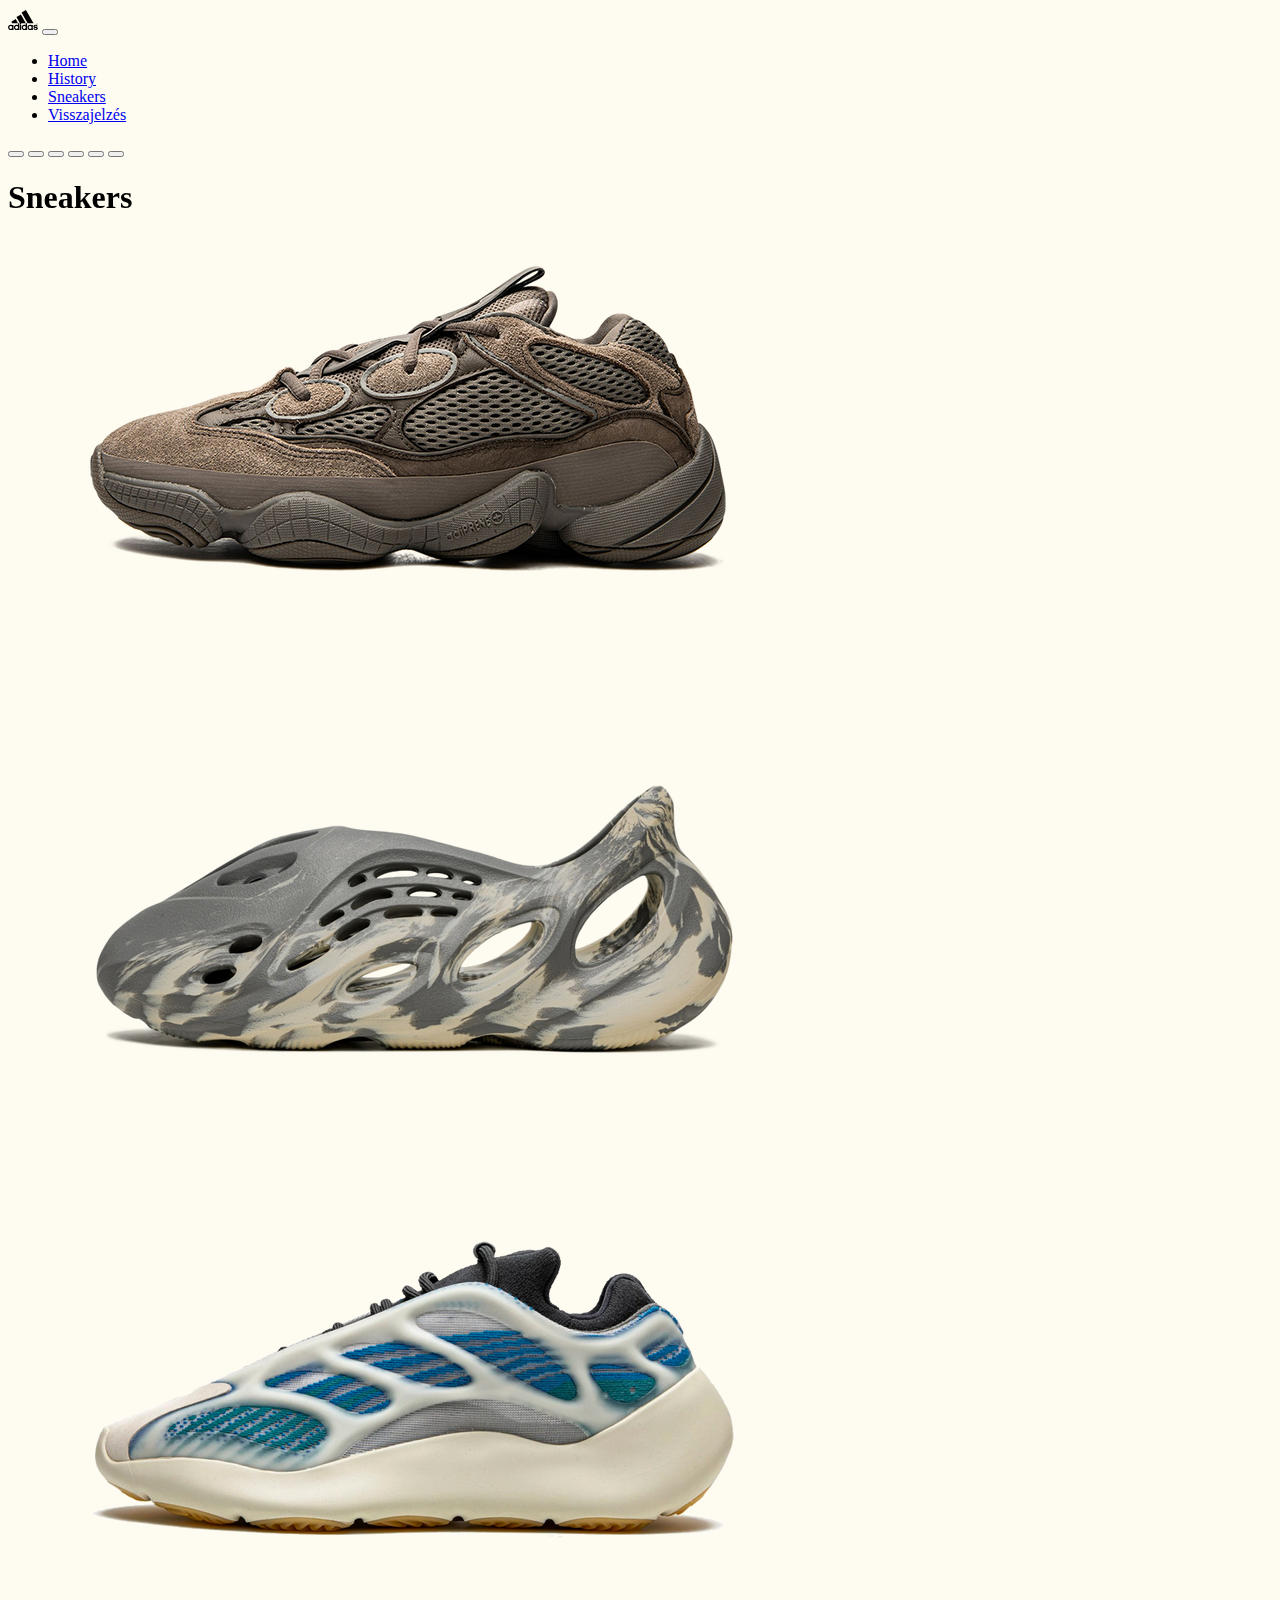
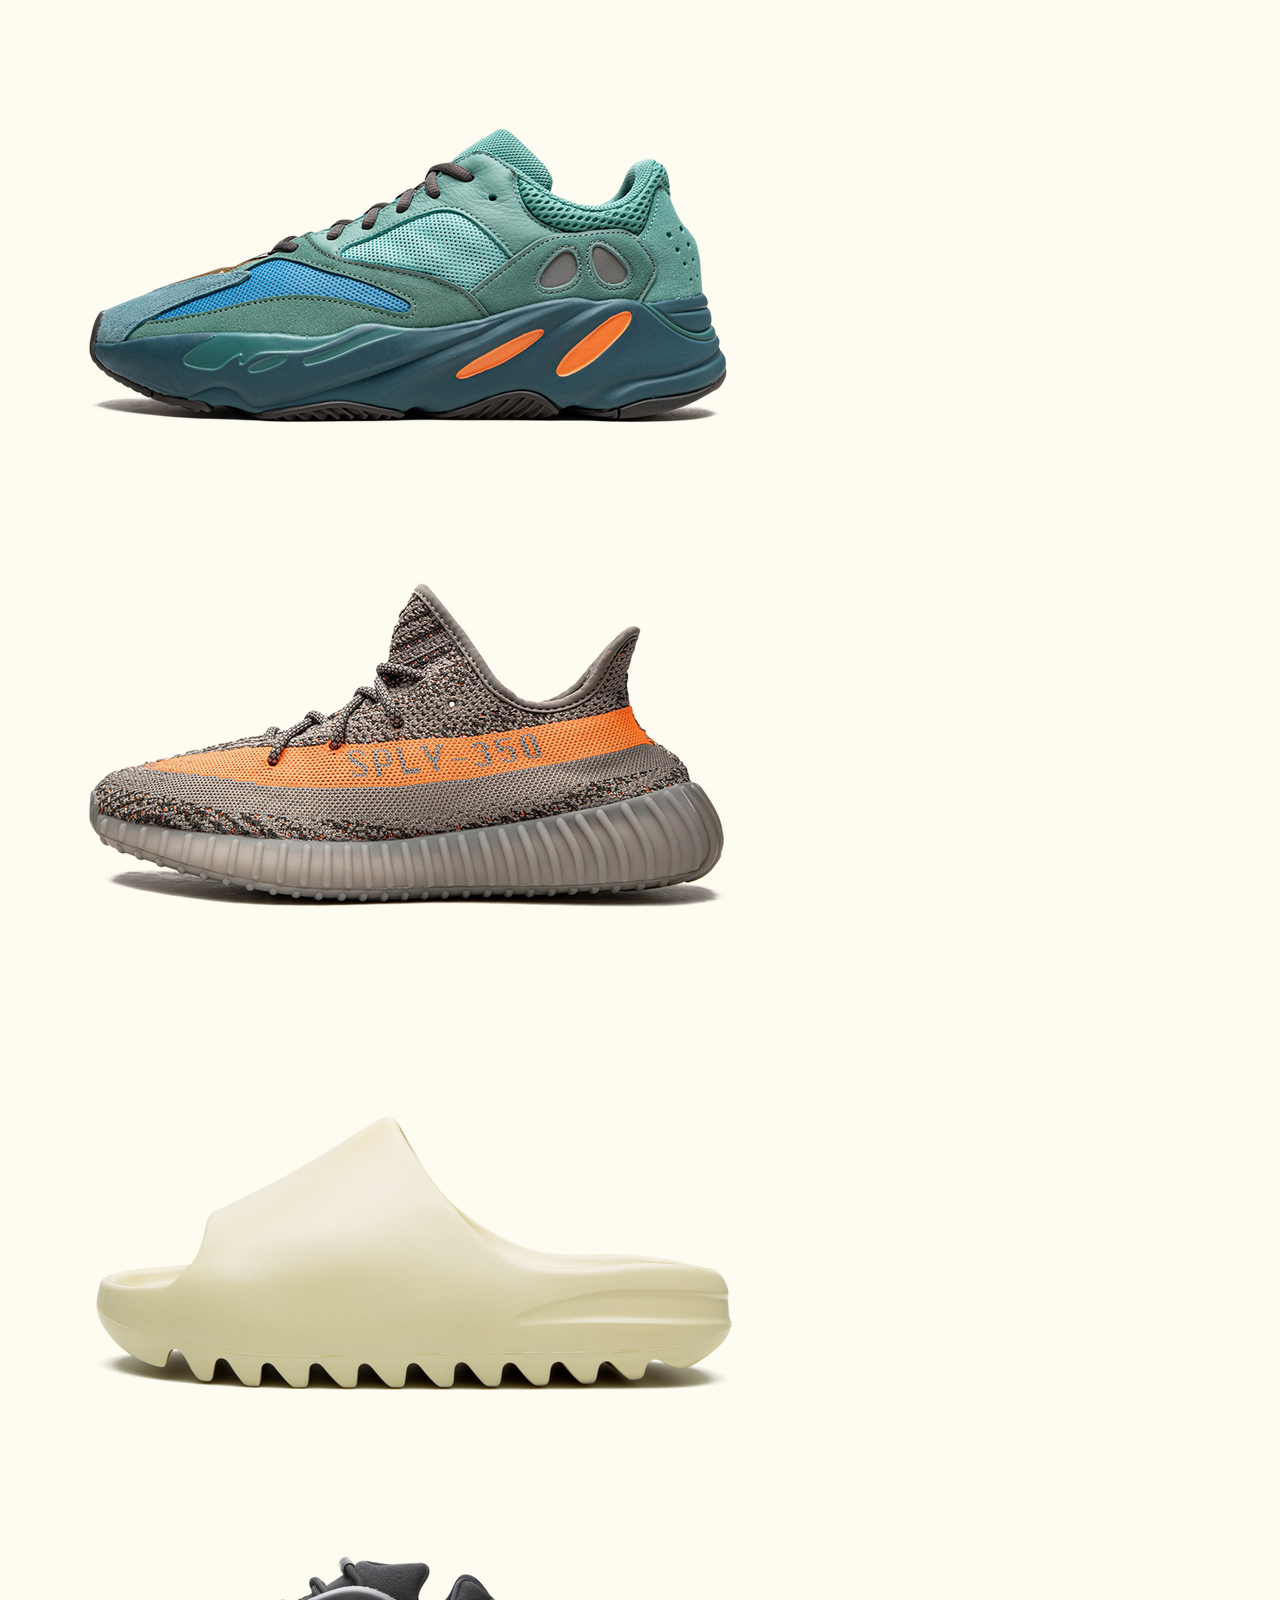
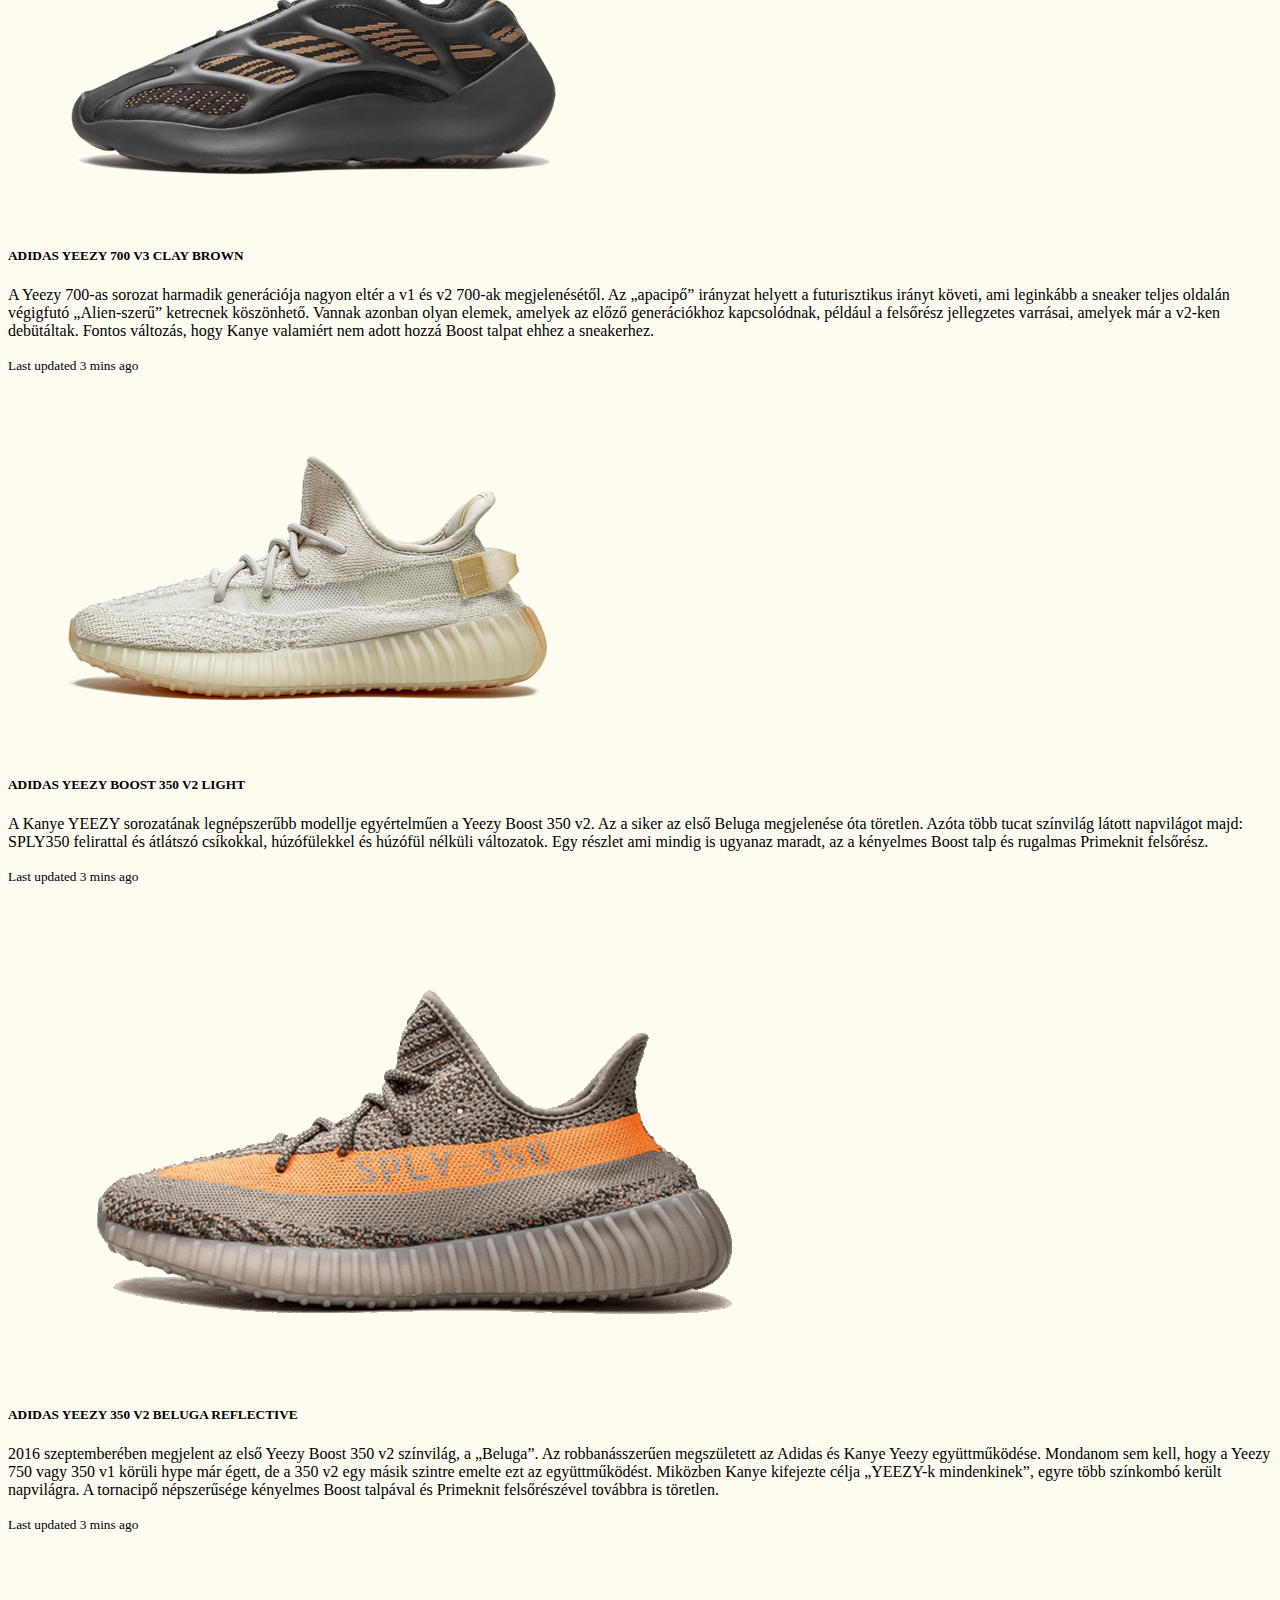
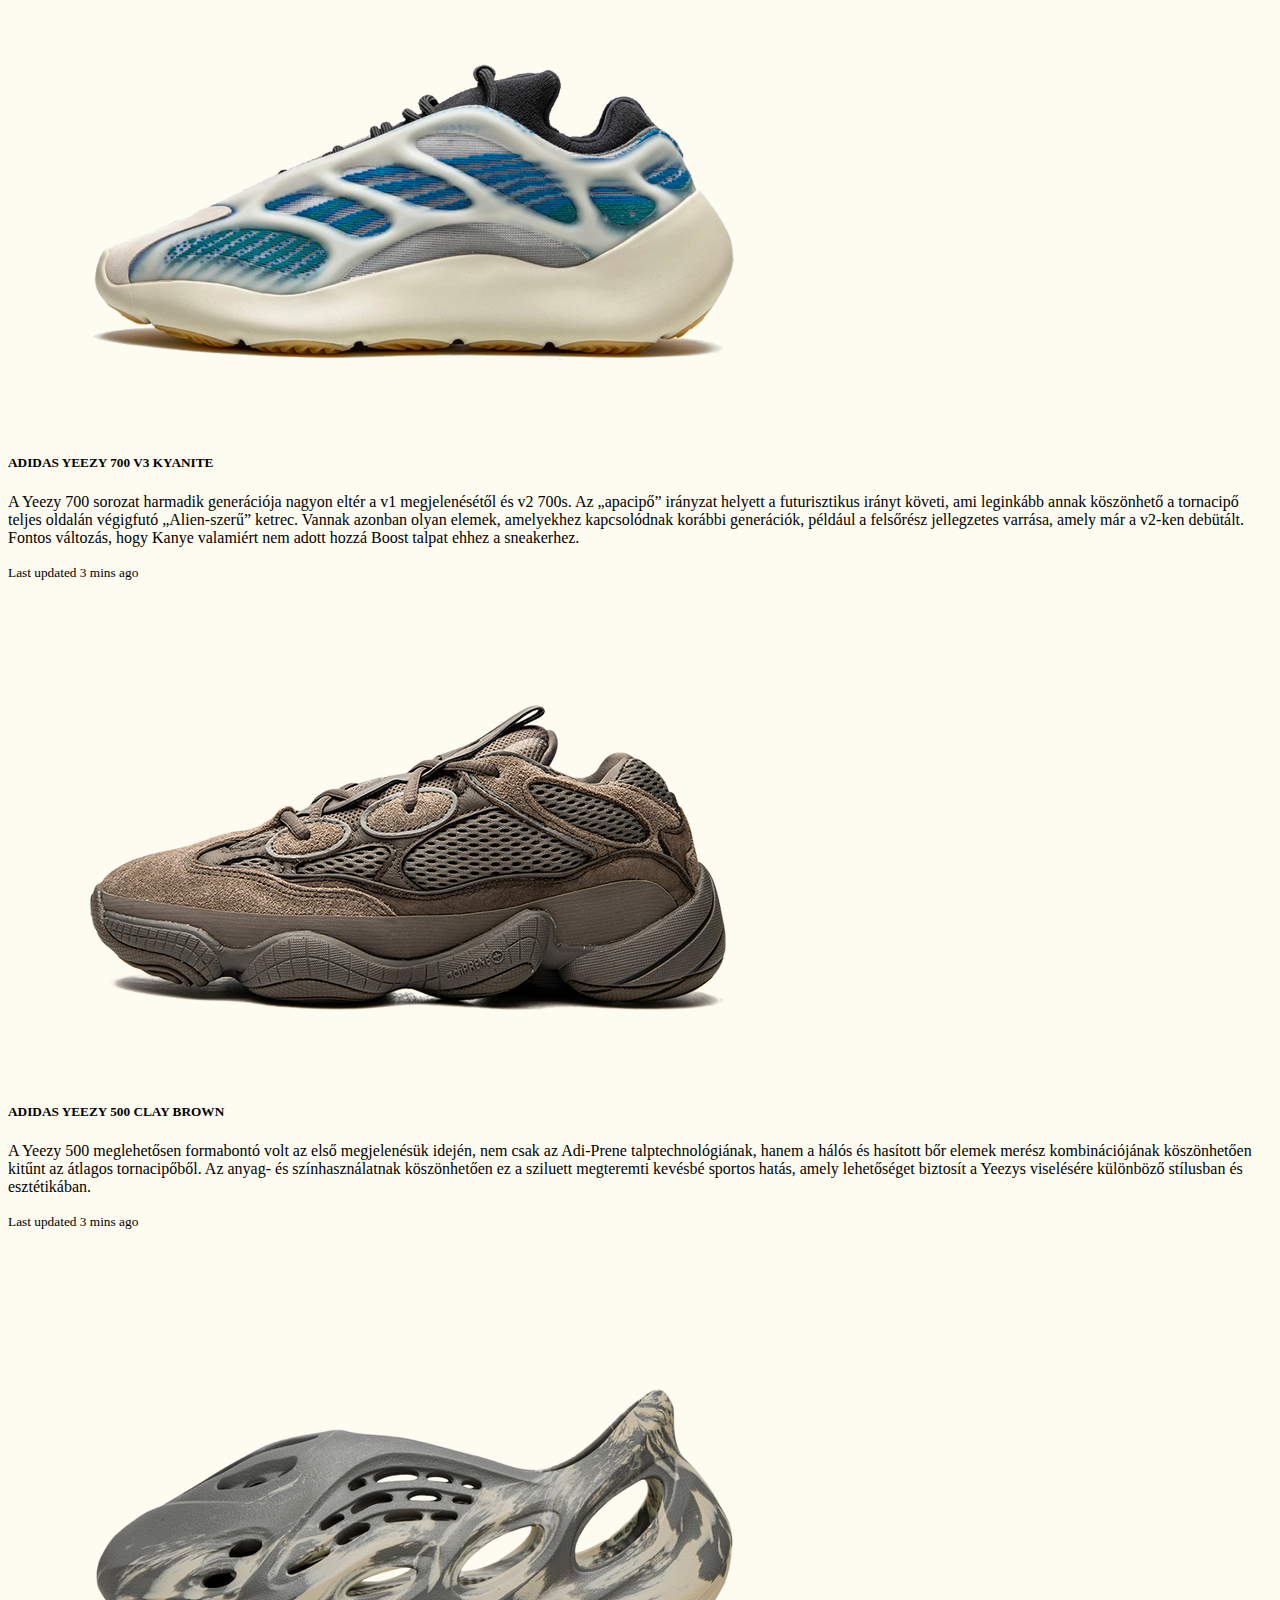
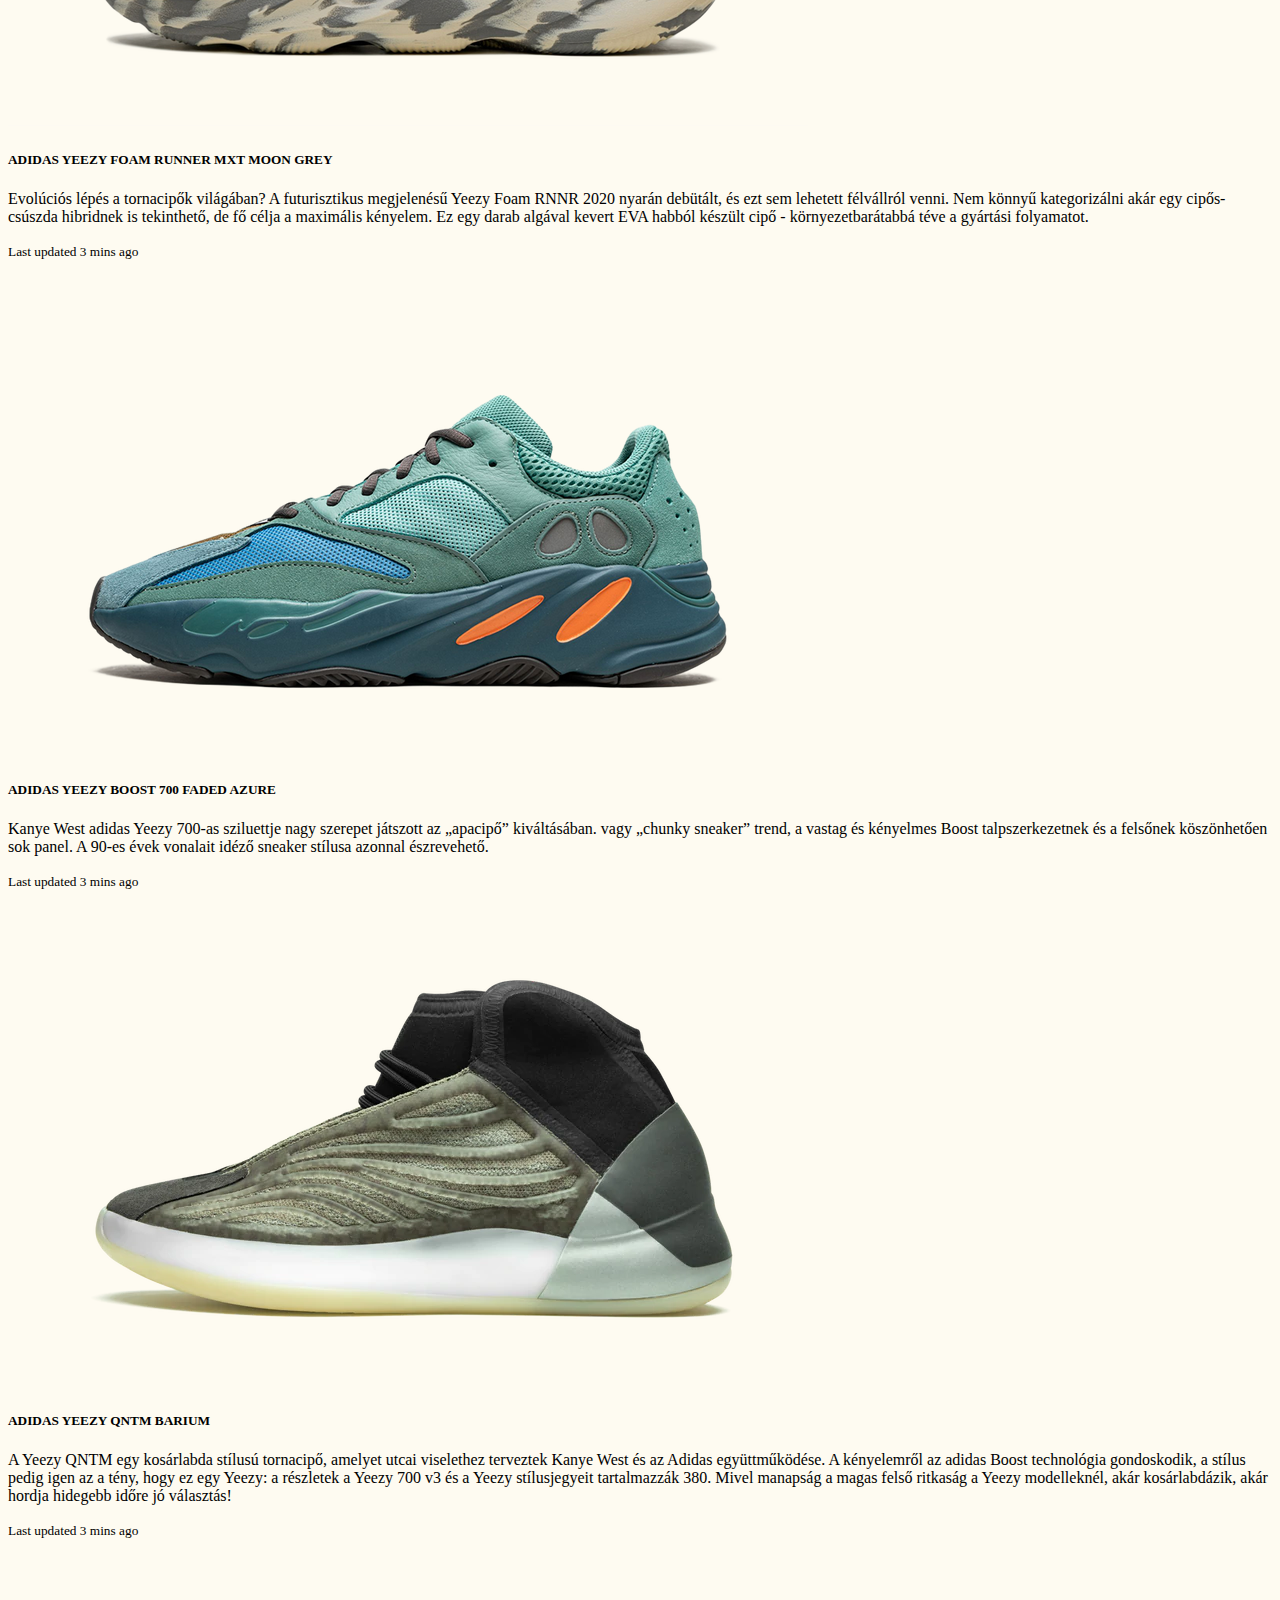
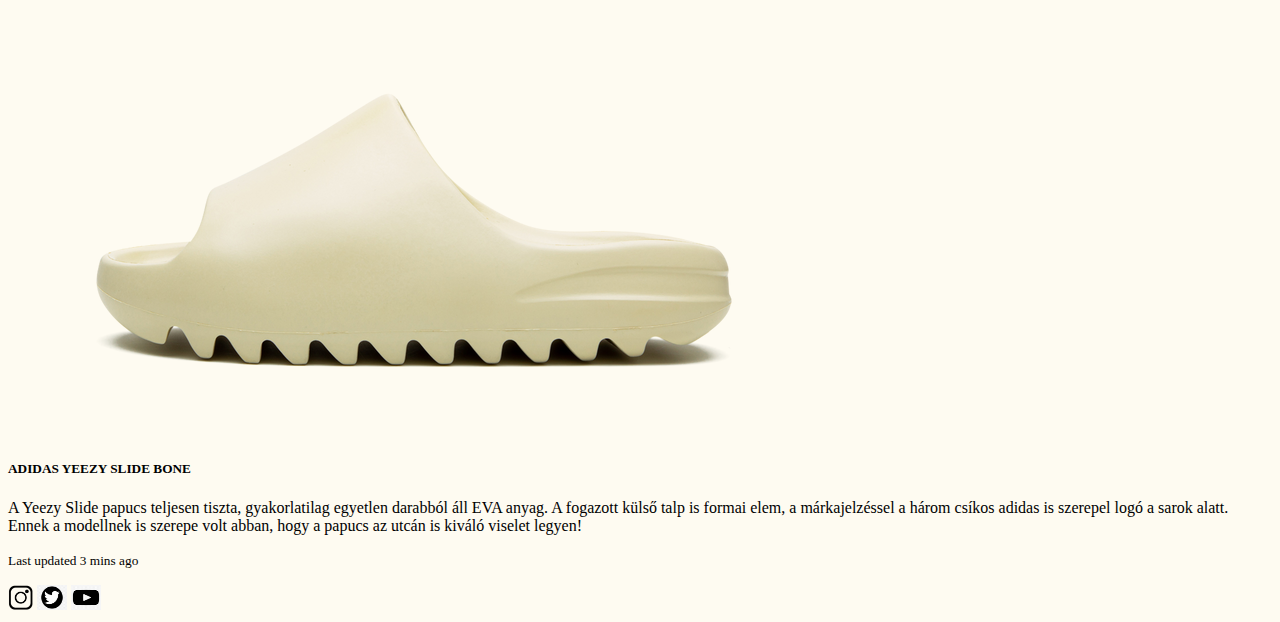
<file: sneakers.html>
<!DOCTYPE html>
<html lang="hu">

<head>
  <meta charset="UTF-8">
  <meta http-equiv="X-UA-Compatible" content="IE=edge">
  <meta name="viewport" content="width=device-width, initial-scale=1.0">
  <title>Document</title>
  <link href="https://cdn.jsdelivr.net/npm/bootstrap@5.1.3/dist/css/bootstrap.min.css" rel="stylesheet"
    integrity="sha384-1BmE4kWBq78iYhFldvKuhfTAU6auU8tT94WrHftjDbrCEXSU1oBoqyl2QvZ6jIW3" crossorigin="anonymous">
  <script src="https://cdn.jsdelivr.net/npm/bootstrap@5.1.3/dist/js/bootstrap.bundle.min.js"
    integrity="sha384-ka7Sk0Gln4gmtz2MlQnikT1wXgYsOg+OMhuP+IlRH9sENBO0LRn5q+8nbTov4+1p"
    crossorigin="anonymous"></script>
  <link rel="stylesheet" href="style.css">
</head>

<body>
  <header class="bg-light">

    <div class="container">
      <nav class="navbar navbar-expand-lg navbar-light">
        <a class="navbar-brand" href="#"><img class="" src="images/Adidas_Logo.svg" alt="" width="30" height="24"></a>
        <button class="navbar-toggler" type="button" data-bs-toggle="collapse" data-bs-target="#navbarNav"
          aria-controls="navbarNav" aria-expanded="false" aria-label="Toggle navigation">
          <span class="navbar-toggler-icon"></span>
        </button>
        <div class="collapse navbar-collapse" id="navbarNav">
          <ul class="navbar-nav">
            <li class="nav-item">
              <a class="nav-link" href="#">Home</a>
            </li>
            <li class="nav-item">
              <a class="nav-link" href="history.html">History</a>
            </li>
            <li class="nav-item">
              <a class="nav-link" href="sneakers.html">Sneakers</a>
            </li>
            <li class="nav-item">
              <a class="nav-link" href="visszajelzés.html">Visszajelzés</a>
            </li>
          </ul>
        </div>
      </nav>
    </div>
    <div class="container">
      <div id="carouselExampleIndicators" class="carousel carousel-dark slide" data-bs-ride="carousel">
        <div class="carousel-indicators">
          <button type="button" data-bs-target="#carouselExampleIndicators" data-bs-slide-to="0" class="active"
            aria-current="true" aria-label="Slide 1"></button>
          <button type="button" data-bs-target="#carouselExampleIndicators" data-bs-slide-to="1"
            aria-label="Slide 2"></button>
          <button type="button" data-bs-target="#carouselExampleIndicators" data-bs-slide-to="2"
            aria-label="Slide 3"></button>
          <button type="button" data-bs-target="#carouselExampleIndicators" data-bs-slide-to="3"
            aria-label="Slide 3"></button>
          <button type="button" data-bs-target="#carouselExampleIndicators" data-bs-slide-to="4"
            aria-label="Slide 3"></button>
          <button type="button" data-bs-target="#carouselExampleIndicators" data-bs-slide-to="5"
            aria-label="Slide 3"></button>
        </div>
        <div class="container">
          <div class="carousel-inner">
            <h1 class="card-title fw-bolder text-dark" id="cim">Sneakers</h1>
            <div class="carousel-item active">
              <img src="images/carousel5.png" class="d-block w-30 mx-auto" alt="...">
            </div>
            <div class="carousel-item">
              <img src="images/carousel6.png" class="d-block w-30 mx-auto" alt="...">
            </div>
            <div class="carousel-item">
              <img src="images/carousel4.png" class="d-block w-30 mx-auto" alt="...">
            </div>
            <div class="carousel-item">
              <img src="images/carousel7.png" class="d-block w-30 mx-auto" alt="...">
            </div>
            <div class="carousel-item">
              <img src="images/carousel8.png" class="d-block w-30 mx-auto" alt="...">
            </div>
            <div class="carousel-item">
              <img src="images/carousel9.png" class="d-block w-30 mx-auto" alt="...">
            </div>
          </div>
        </div>
      </div>
    </div>
    </div>
  </header>
  <div class="container">
    <div class="card-group">
      <div class="card">
        <img src="images/carousel1.png" class="card-img-top" alt="...">
        <div class="card-body">
          <h5 class="card-title">ADIDAS YEEZY 700 V3 CLAY BROWN</h5>
          <p class="card-text">A Yeezy 700-as sorozat harmadik generációja nagyon eltér a v1 és v2 700-ak
            megjelenésétől. Az „apacipő” irányzat helyett a futurisztikus irányt követi, ami leginkább a sneaker teljes
            oldalán végigfutó „Alien-szerű” ketrecnek köszönhető. Vannak azonban olyan elemek, amelyek az előző
            generációkhoz kapcsolódnak, például a felsőrész jellegzetes varrásai, amelyek már a v2-ken debütáltak.
            Fontos változás, hogy Kanye valamiért nem adott hozzá Boost talpat ehhez a sneakerhez.</p>
          <p class="card-text"><small class="text-muted">Last updated 3 mins ago</small></p>
        </div>
      </div>
      <div class="card">
        <img src="images/carousel2.png" class="card-img-top" alt="...">
        <div class="card-body">
          <h5 class="card-title">ADIDAS YEEZY BOOST 350 V2 LIGHT</h5>
          <p class="card-text">A Kanye YEEZY sorozatának legnépszerűbb modellje egyértelműen a Yeezy Boost 350 v2. Az
            a siker az első Beluga megjelenése óta töretlen. Azóta több tucat színvilág látott napvilágot
            majd: SPLY350 felirattal és átlátszó csíkokkal, húzófülekkel és húzófül nélküli változatok. Egy részlet
            ami mindig is ugyanaz maradt, az a kényelmes Boost talp és rugalmas Primeknit felsőrész.</p>
          <p class="card-text"><small class="text-muted">Last updated 3 mins ago</small></p>
        </div>
      </div>
      <div class="card">
        <img src="images/carousel3.png" class="card-img-top" alt="...">
        <div class="card-body">
          <h5 class="card-title">ADIDAS YEEZY 350 V2 BELUGA REFLECTIVE</h5>
          <p class="card-text">2016 szeptemberében megjelent az első Yeezy Boost 350 v2 színvilág, a „Beluga”. Az
            robbanásszerűen megszületett az Adidas és Kanye Yeezy együttműködése. Mondanom sem kell, hogy a Yeezy 750
            vagy 350 v1 körüli hype
            már égett, de a 350 v2 egy másik szintre emelte ezt az együttműködést. Miközben Kanye kifejezte
            célja „YEEZY-k mindenkinek”, egyre több színkombó került napvilágra. A tornacipő népszerűsége
            kényelmes Boost talpával és Primeknit felsőrészével továbbra is töretlen.</p>
          <p class="card-text"><small class="text-muted">Last updated 3 mins ago</small></p>
        </div>
      </div>
    </div>
  </div>
  <div class="container">
    <div class="card-group">
      <div class="card">
        <img src="images/carousel4.png" class="card-img-top" alt="...">
        <div class="card-body">
          <h5 class="card-title">ADIDAS YEEZY 700 V3 KYANITE</h5>
          <p class="card-text">A Yeezy 700 sorozat harmadik generációja nagyon eltér a v1 megjelenésétől
            és v2 700s. Az „apacipő” irányzat helyett a futurisztikus irányt követi, ami leginkább annak köszönhető
            a tornacipő teljes oldalán végigfutó „Alien-szerű” ketrec. Vannak azonban olyan elemek, amelyekhez
            kapcsolódnak
            korábbi generációk, például a felsőrész jellegzetes varrása, amely már a v2-ken debütált.
            Fontos változás, hogy Kanye valamiért nem adott hozzá Boost talpat ehhez a sneakerhez.</p>
          <p class="card-text"><small class="text-muted">Last updated 3 mins ago</small></p>
        </div>
      </div>
      <div class="card">
        <img src="images/carousel5.png" class="card-img-top" alt="...">
        <div class="card-body">
          <h5 class="card-title">ADIDAS YEEZY 500 CLAY BROWN</h5>
          <p class="card-text">A Yeezy 500 meglehetősen formabontó volt az első megjelenésük idején, nem csak
            az Adi-Prene talptechnológiának, hanem a hálós és hasított bőr elemek merész kombinációjának köszönhetően
            kitűnt az átlagos tornacipőből. Az anyag- és színhasználatnak köszönhetően ez a sziluett megteremti
            kevésbé sportos hatás, amely lehetőséget biztosít a Yeezys viselésére különböző stílusban és esztétikában.
          </p>
          <p class="card-text"><small class="text-muted">Last updated 3 mins ago</small></p>
        </div>
      </div>
      <div class="card">
        <img src="images/carousel6.png" class="card-img-top" alt="...">
        <div class="card-body">
          <h5 class="card-title">ADIDAS YEEZY FOAM RUNNER MXT MOON GREY</h5>
          <p class="card-text">Evolúciós lépés a tornacipők világában? A futurisztikus megjelenésű Yeezy Foam RNNR
            2020 nyarán debütált, és ezt sem lehetett félvállról venni. Nem könnyű kategorizálni
            akár egy cipős-csúszda hibridnek is tekinthető, de fő célja a maximális kényelem. Ez egy darab
            algával kevert EVA habból készült cipő - környezetbarátabbá téve a gyártási folyamatot.</p>
          <p class="card-text"><small class="text-muted">Last updated 3 mins ago</small></p>
        </div>
      </div>
    </div>
  </div>
  <div class="container">
    <div class="card-group">
      <div class="card">
        <img src="images/carousel7.png" class="card-img-top" alt="...">
        <div class="card-body">
          <h5 class="card-title">ADIDAS YEEZY BOOST 700 FADED AZURE</h5>
          <p class="card-text">Kanye West adidas Yeezy 700-as sziluettje nagy szerepet játszott az „apacipő”
            kiváltásában.
            vagy „chunky sneaker” trend, a vastag és kényelmes Boost talpszerkezetnek és a felsőnek köszönhetően
            sok panel. A 90-es évek vonalait idéző ​​sneaker stílusa azonnal észrevehető.</p>
          <p class="card-text"><small class="text-muted">Last updated 3 mins ago</small></p>
        </div>
      </div>
      <div class="card">
        <img src="images/carousel10.webp" class="card-img-top" alt="...">
        <div class="card-body">
          <h5 class="card-title">ADIDAS YEEZY QNTM BARIUM</h5>
          <p class="card-text">A Yeezy QNTM egy kosárlabda stílusú tornacipő, amelyet utcai viselethez terveztek
            Kanye West és az Adidas együttműködése. A kényelemről az adidas Boost technológia gondoskodik, a stílus
            pedig igen
            az a tény, hogy ez egy Yeezy: a részletek a Yeezy 700 v3 és a Yeezy stílusjegyeit tartalmazzák
            380. Mivel manapság a magas felső ritkaság a Yeezy modelleknél, akár kosárlabdázik, akár hordja
            hidegebb időre jó választás!</p>
          <p class="card-text"><small class="text-muted">Last updated 3 mins ago</small></p>
        </div>
      </div>
      <div class="card">
        <img src="images/carousel9.png" class="card-img-top" alt="...">
        <div class="card-body">
          <h5 class="card-title">ADIDAS YEEZY SLIDE BONE</h5>
          <p class="card-text">A Yeezy Slide papucs teljesen tiszta, gyakorlatilag egyetlen darabból áll
            EVA anyag. A fogazott külső talp is formai elem, a márkajelzéssel a három csíkos adidas is szerepel
            logó a sarok alatt. Ennek a modellnek is szerepe volt abban, hogy a papucs az utcán is kiváló viselet
            legyen!</p>
          <p class="card-text"><small class="text-muted">Last updated 3 mins ago</small></p>
        </div>
      </div>
    </div>
  </div>


  </header>
  <footer>

    <div class="fixed-bottom container-fluid bg-light p-3">
      <div class="container">
        <div class="mx-auto" style="width: 400px;">
          <a href="https://www.instagram.com/adidas/" target="_blank"><img class="me-5 ms-5" src="images/insagram.png"
              alt="Instagram" title="Instagram" width="25" height="25"></a>
          <a href="https://twitter.com/adidas" target="_blank"><img class="me-5 ms-5" src="images/twitter.png"
              alt="twitter" title="twitter" width="30" height="25"></a>
          <a href="https://www.youtube.com/user/adidas" target="_blank"><img class="me-5 ms-5" src="images/youtube.jpg"
              alt="Youtube" title="Youtube" width="30" height="25"></a>
        </div>
      </div>
    </div>

  </footer>
</body>

</html>
</file>
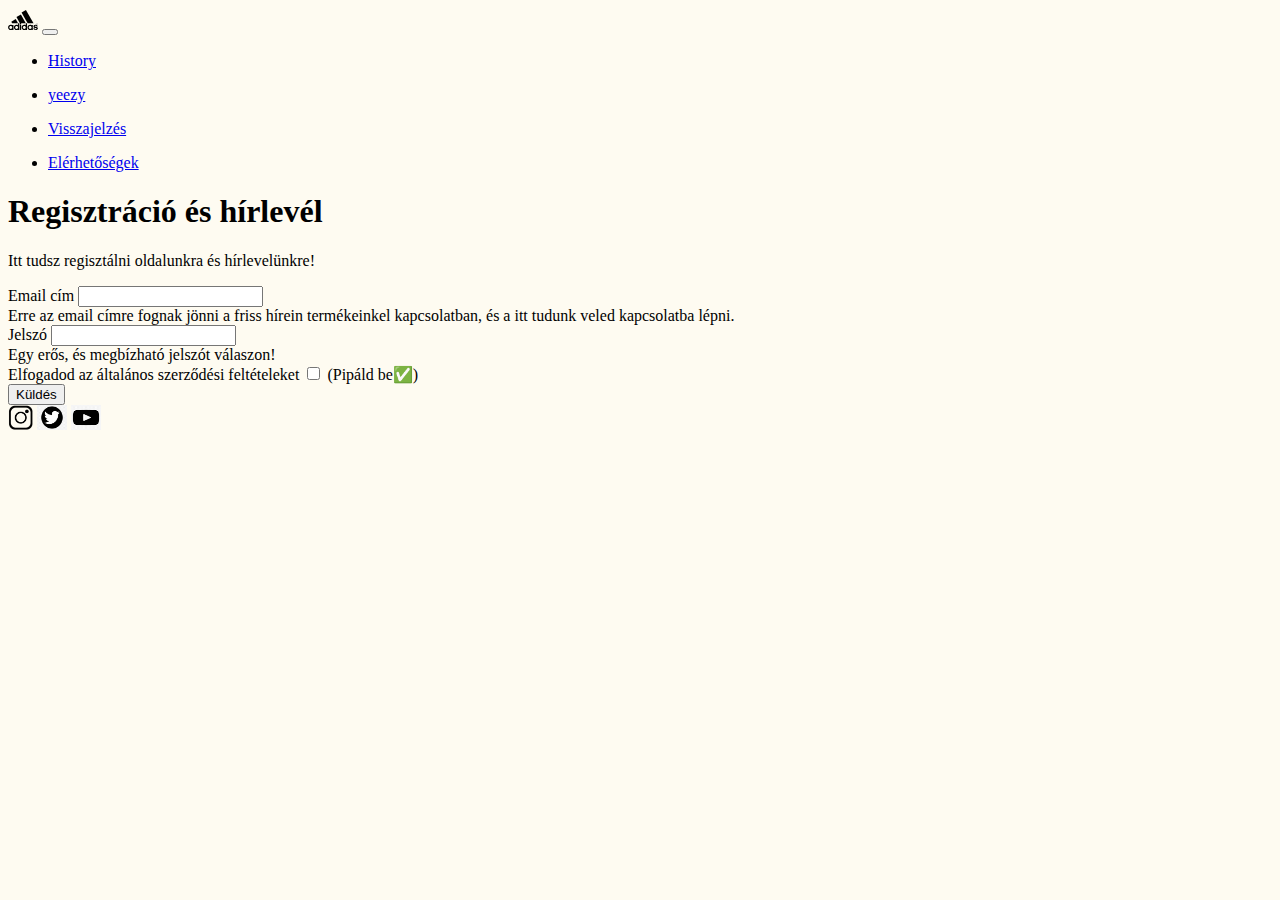
<file: visszajelzés.html>
<!DOCTYPE html>
<html lang="hu">
<head>
    <meta charset="UTF-8">
    <meta http-equiv="X-UA-Compatible" content="IE=edge">
    <meta name="viewport" content="width=device-width, initial-scale=1.0">
    <title>Adidas</title>
    <link href="https://cdn.jsdelivr.net/npm/bootstrap@5.1.3/dist/css/bootstrap.min.css" rel="stylesheet"
        integrity="sha384-1BmE4kWBq78iYhFldvKuhfTAU6auU8tT94WrHftjDbrCEXSU1oBoqyl2QvZ6jIW3" crossorigin="anonymous">
    <script src="https://cdn.jsdelivr.net/npm/bootstrap@5.1.3/dist/js/bootstrap.bundle.min.js"
        integrity="sha384-ka7Sk0Gln4gmtz2MlQnikT1wXgYsOg+OMhuP+IlRH9sENBO0LRn5q+8nbTov4+1p"
        crossorigin="anonymous"></script>
    <link rel="stylesheet" href="style.css">
</head>
<body>
  <header class="bg-light border">
    
    <div class="container">
    <nav class="navbar navbar-expand-lg navbar-light">
          <a class="navbar-brand" href="index.html"><img class=""src="images/Adidas_Logo.svg" alt="" width="30" height="24"></a>
          <button class="navbar-toggler" type="button" data-bs-toggle="collapse" data-bs-target="#navbarNav" aria-controls="navbarNav" aria-expanded="false" aria-label="Toggle navigation">
            <span class="navbar-toggler-icon"></span>
          </button>
          <div class="collapse navbar-collapse" id="navbarNav">
            <ul class="navbar-nav">
             
              <li class="nav-item">
                <a class="nav-link" href="history.html"><p>History</p></a>
              </li>
              <li class="nav-item">
                <a class="nav-link" href="yeezy.html"><p>yeezy</p></a>
              </li>
              <li class="nav-item">
                <a id="vissza" class="nav-link" href="visszajelzés.html"><p>Visszajelzés</p></a>
              </li>
              <li class="nav-item">
                <a class="nav-link" href="elérhetőségek.html"><p>Elérhetőségek</p></a>
              </li>
            </ul>
          </div>
        </nav>
      </div>
      
    </header>  
  <div class="container-fluid">
        <form action="action.html">
          <h1>Regisztráció és hírlevél</h1>
          <div>
            <p>Itt tudsz regisztálni oldalunkra és hírlevelünkre!</p>
          </div>
            <div class="mb-3">
              <label for="exampleInputEmail1" class="form-label">Email cím</label>
              <input type="email" class="form-control" id="exampleInputEmail1" aria-describedby="emailHelp">
              <div id="emailHelp" class="form-text">Erre az email címre fognak jönni a friss hírein termékeinkel kapcsolatban, és a itt tudunk veled kapcsolatba lépni.</div>
            </div>
            <div class="mb-3">
              <label for="exampleInputPassword1" class="form-label">Jelszó</label>
              <input type="password" class="form-control" id="exampleInputPassword1">
              <div id="emailHelp" class="form-text">Egy erős, és megbízható jelszót válaszon!</div>
            </div>
            <div class="mb-3 form-check">
              <label for="formcheck" class="form-label">Elfogadod az általános szerződési feltételeket</label>
              <input type="checkbox" class="form-check-input" id="formcheck">
              <label class="form-check-label" for="formcheck">(Pipáld be&#9989;)</label>
            </div>
            <button type="submit" class="btn btn-primary">Küldés</button>
          </form>
    </div>
    <footer>
      
        <div class="fixed-bottom container-fluid bg-light p-3 border">
          <div class="container">
            <div class="mx-auto" style="width: 400px;">
            <a href="https://www.instagram.com/adidas/" target="_blank"><img class="ms-5 me-5 fotter-img" src="images/insagram.png" alt="Instagram" title="Instagram" width="25" height="25"></a>
            <a href="https://twitter.com/adidas" target="_blank"><img class="me-5 ms-5 fotter-img" src="images/twitter.png" alt="twitter" title="twitter" width="30" height="25"></a>
            <a href="https://www.youtube.com/user/adidas" target="_blank"><img class="me-5 ms-5 fotter-img" src="images/youtube.jpg" alt="Youtube" title="Youtube" width="30" height="25"></a>
          </div>
        </div>
      </div>
    
    </footer>
</body>
</html>
</file>
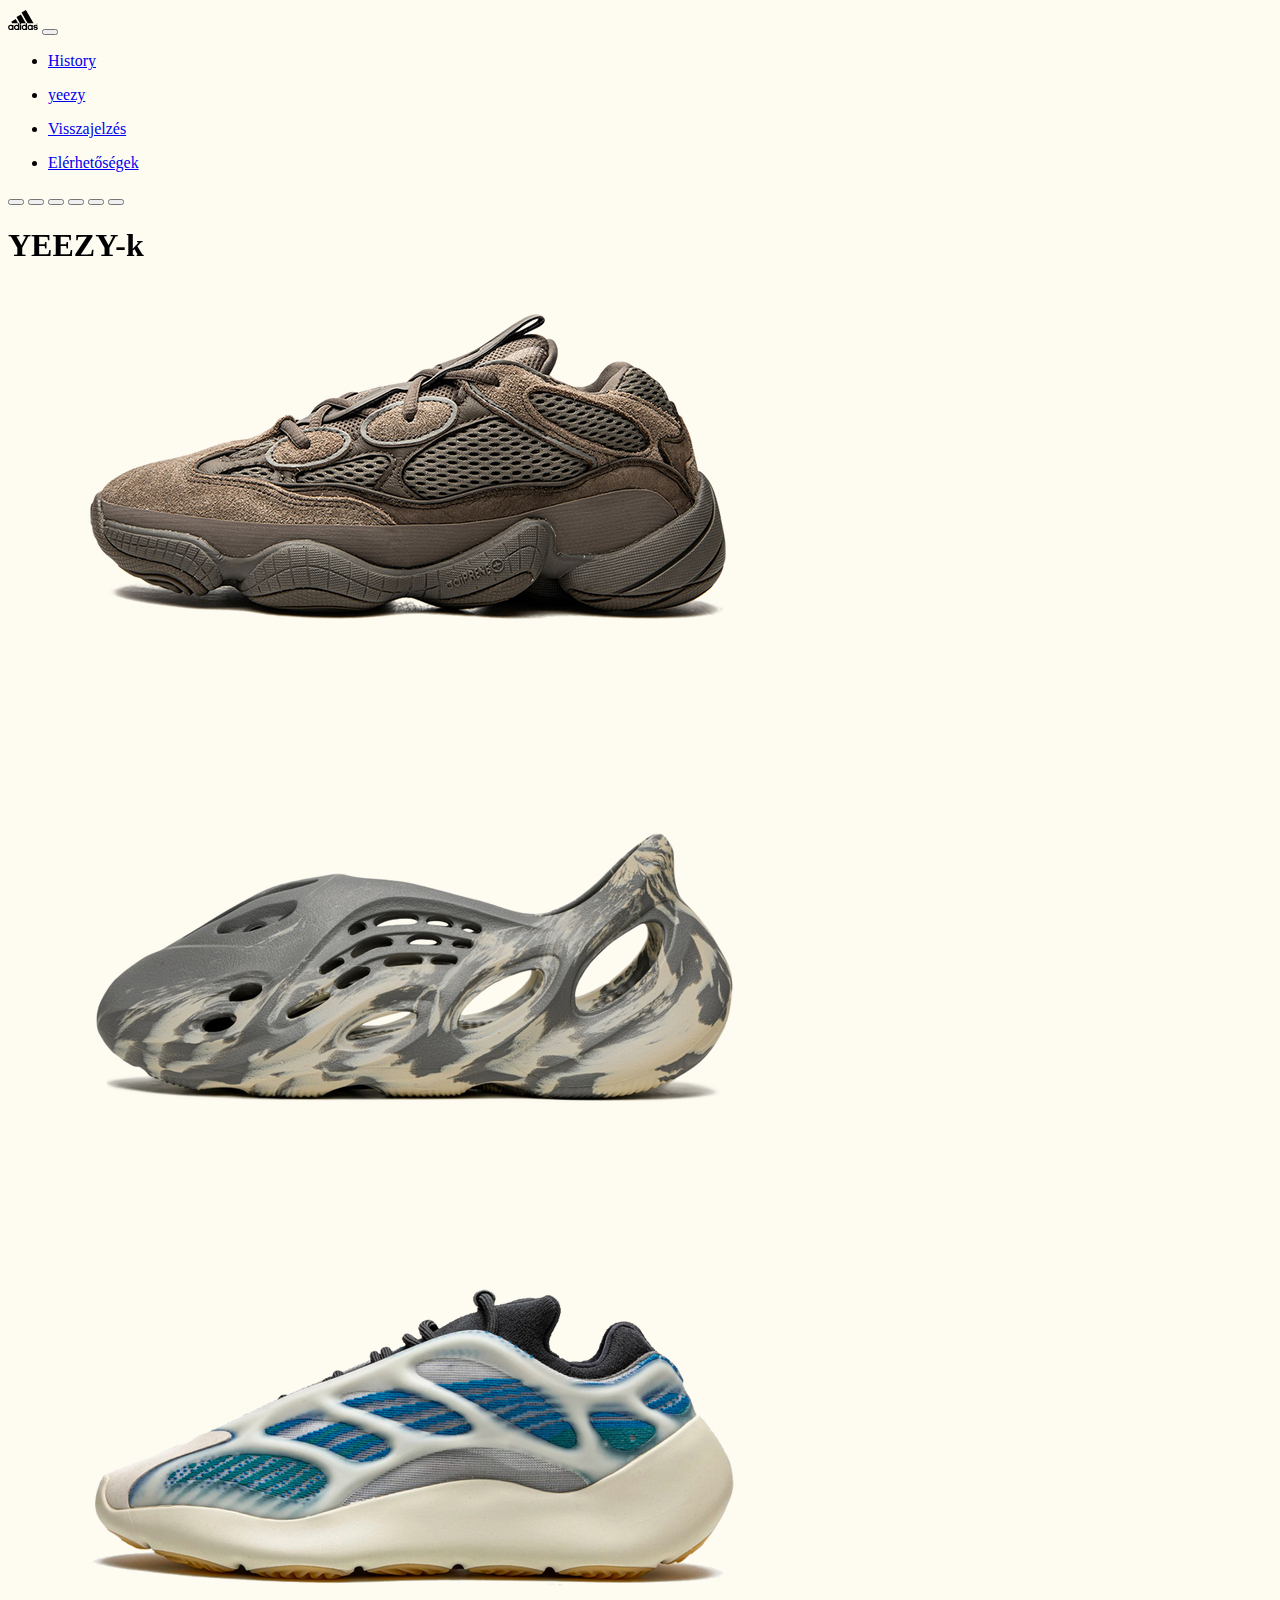
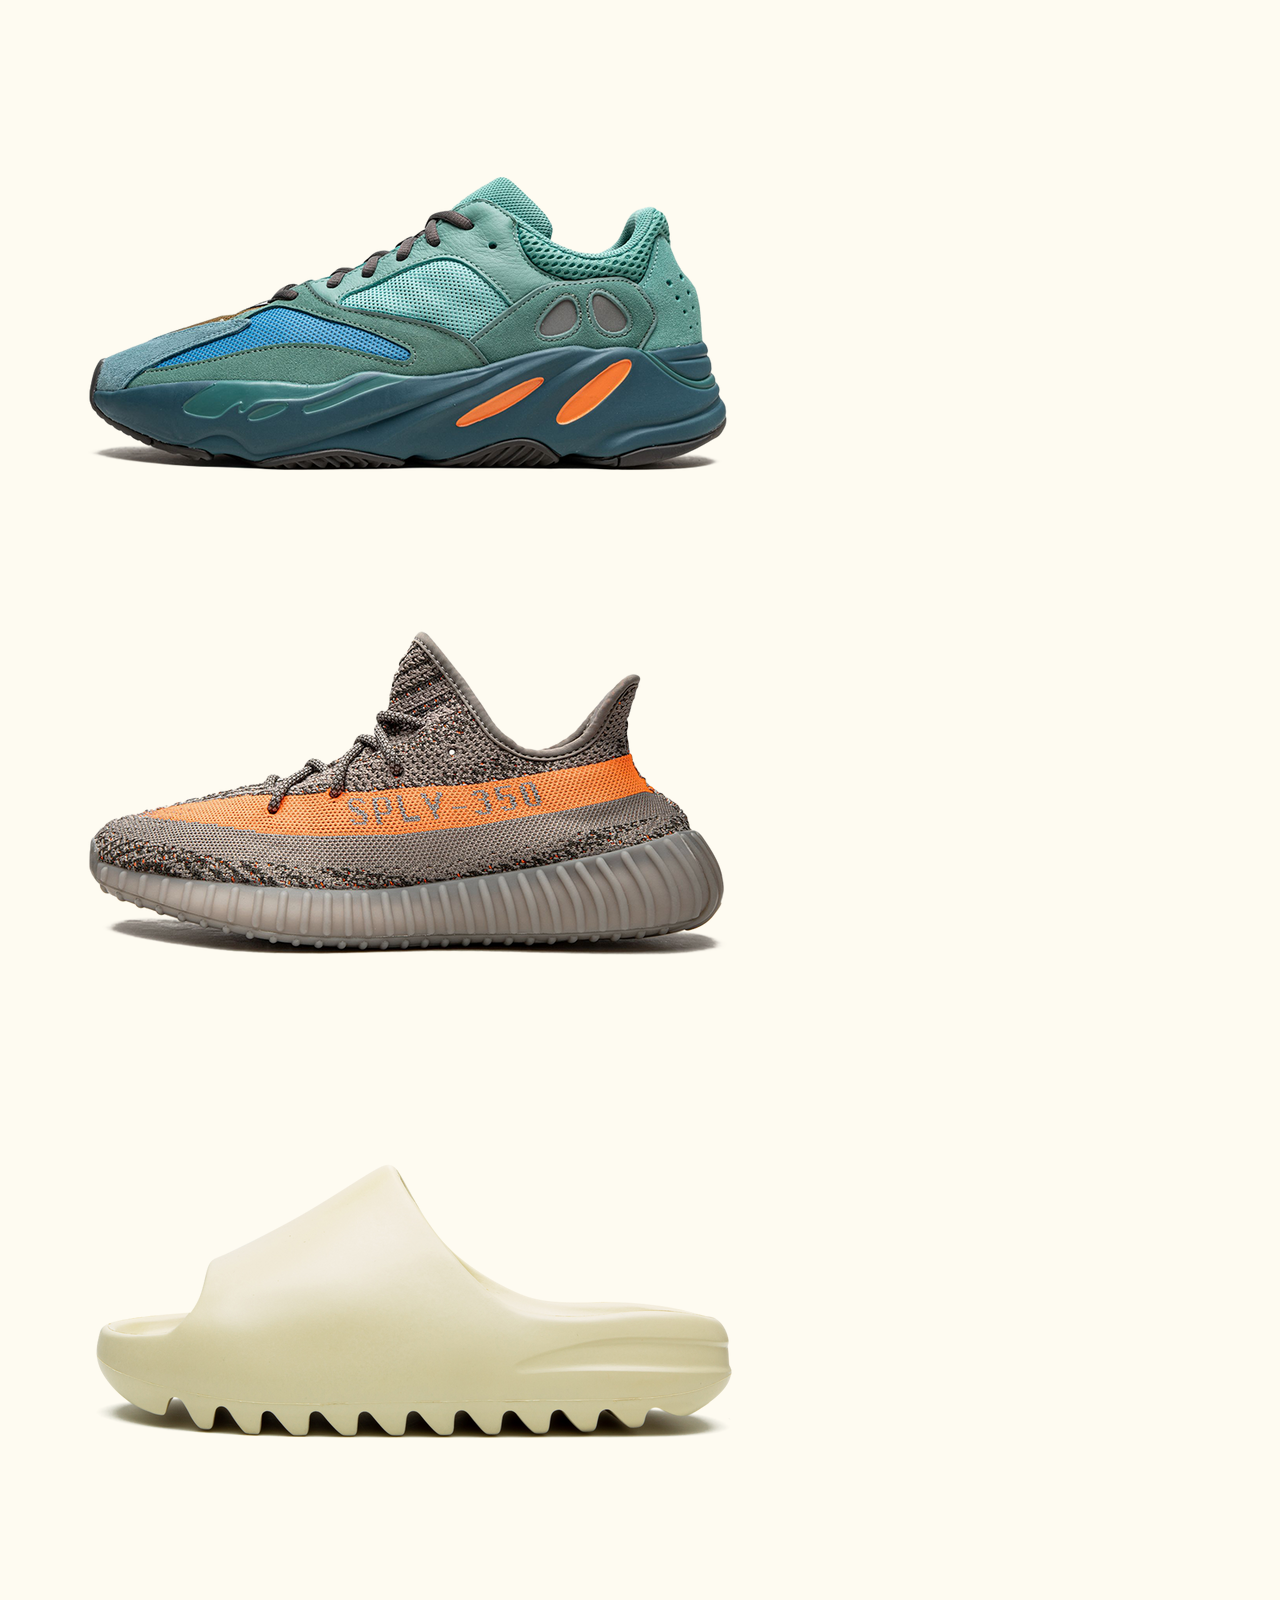
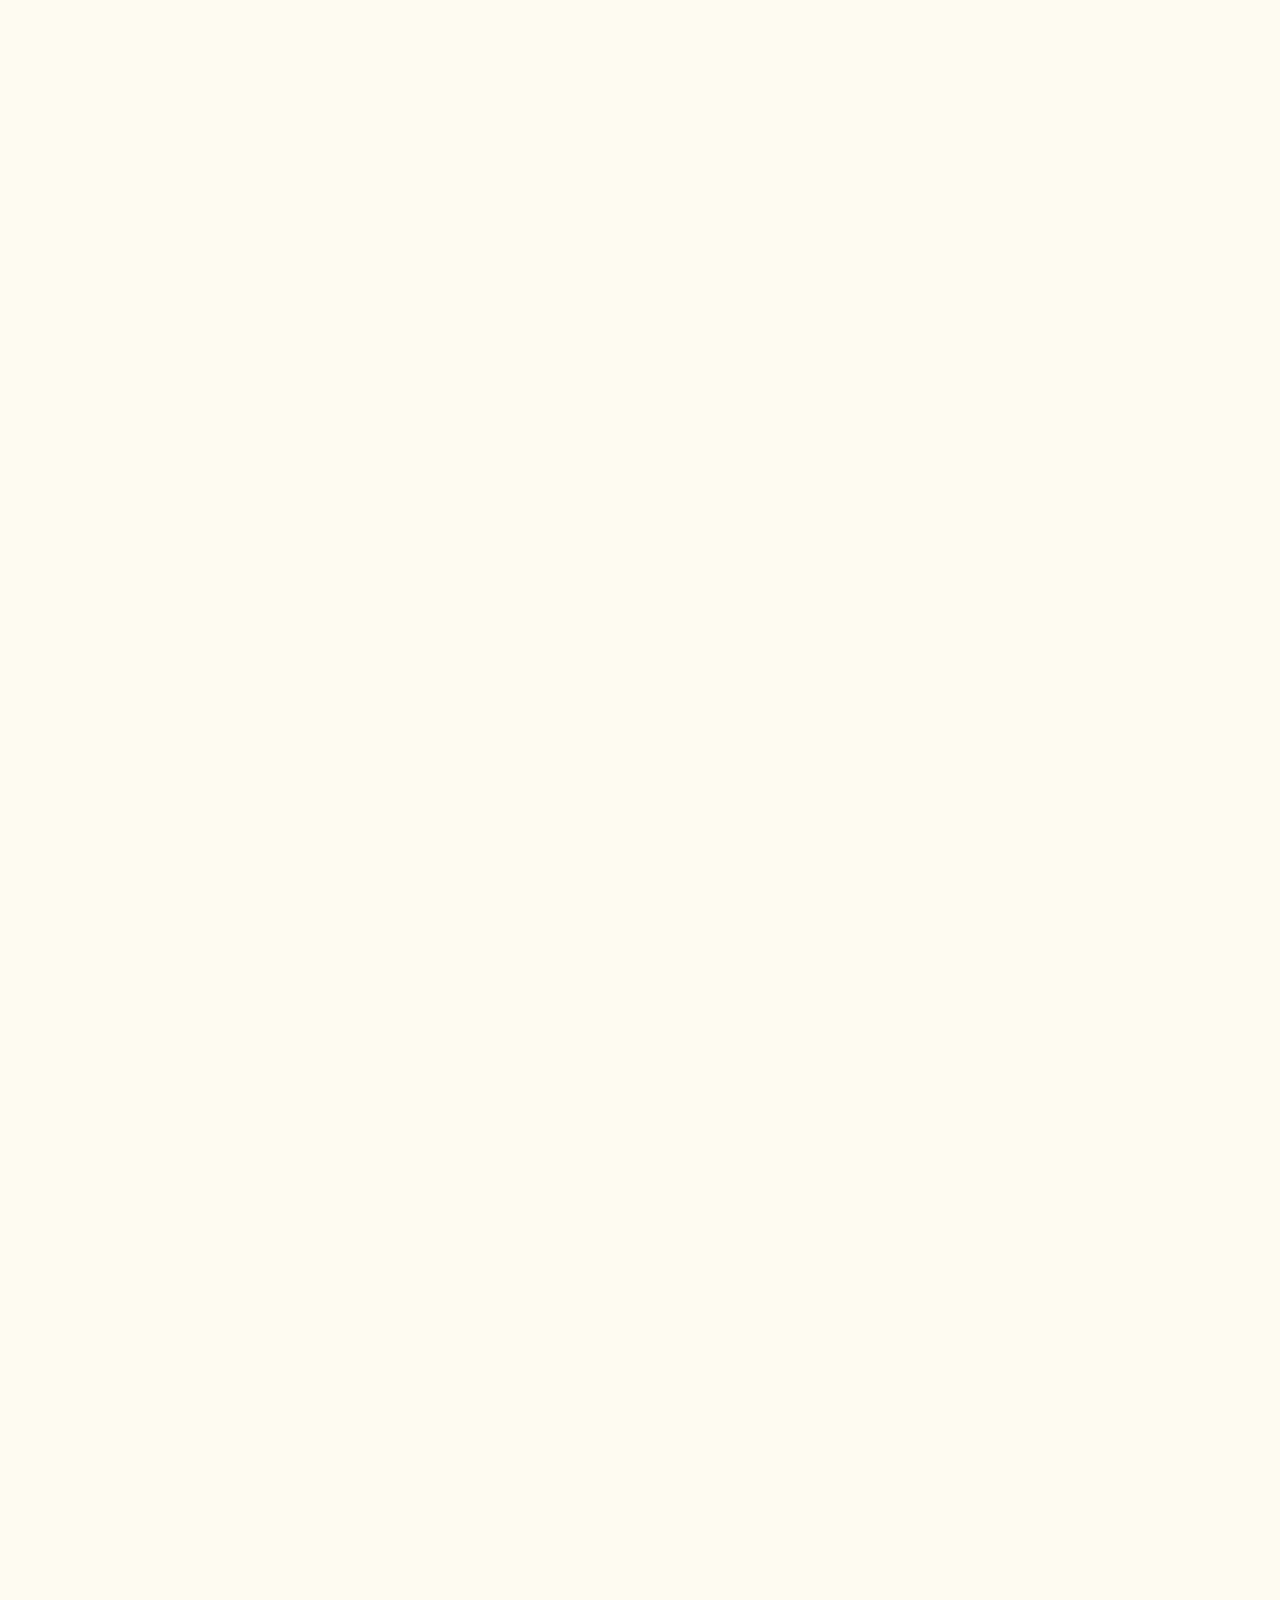
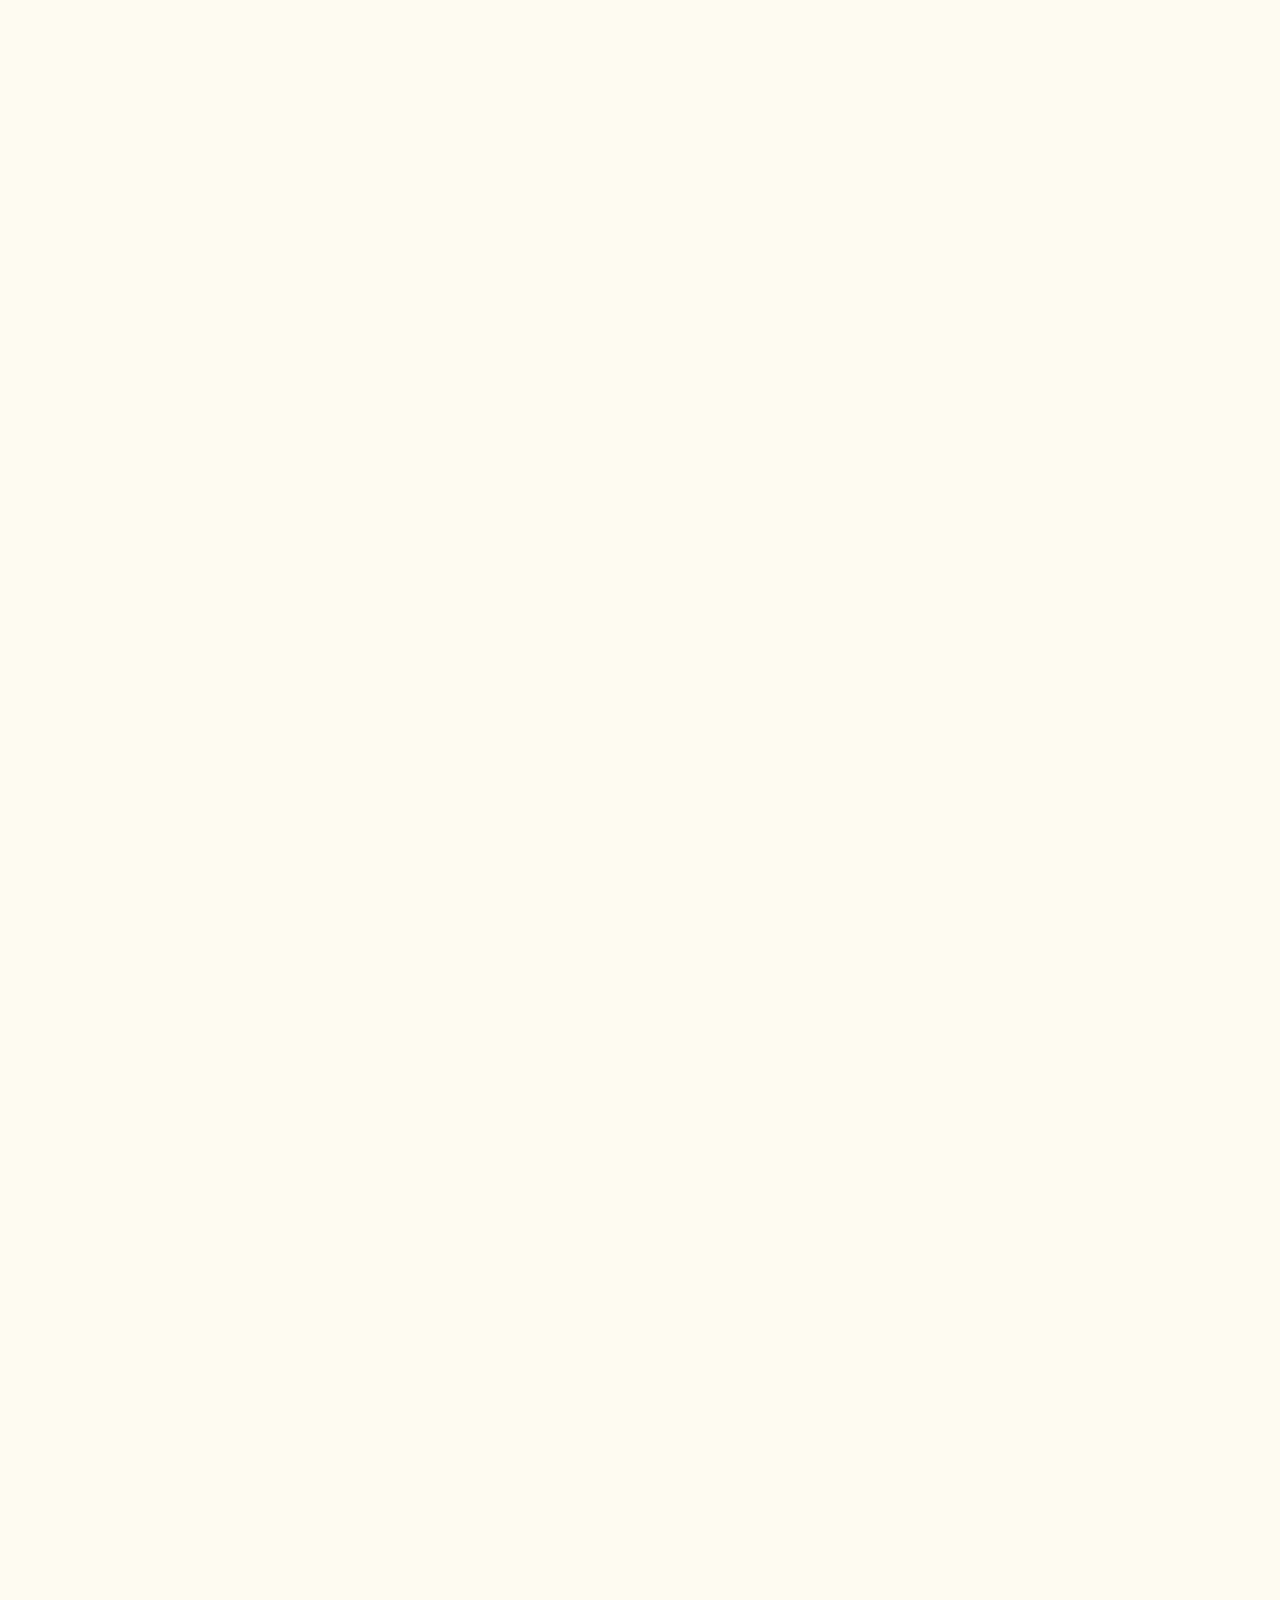
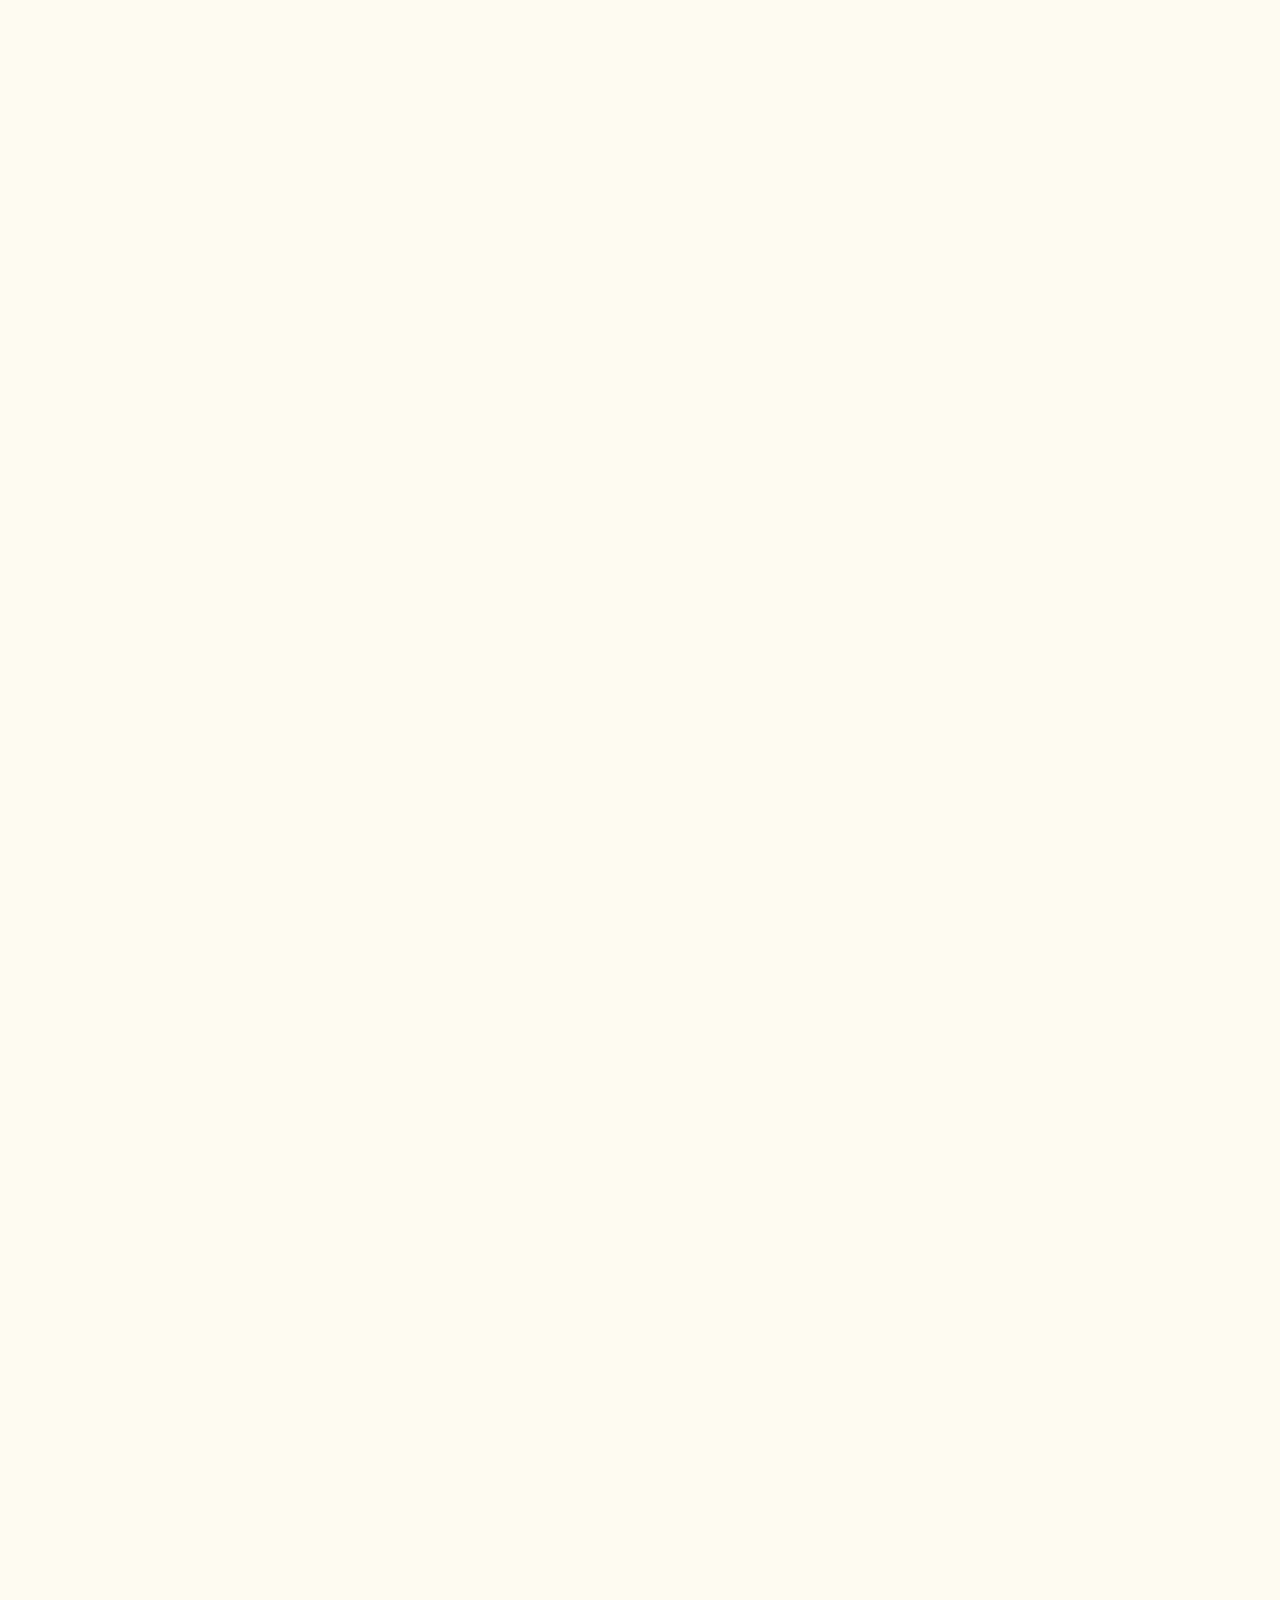
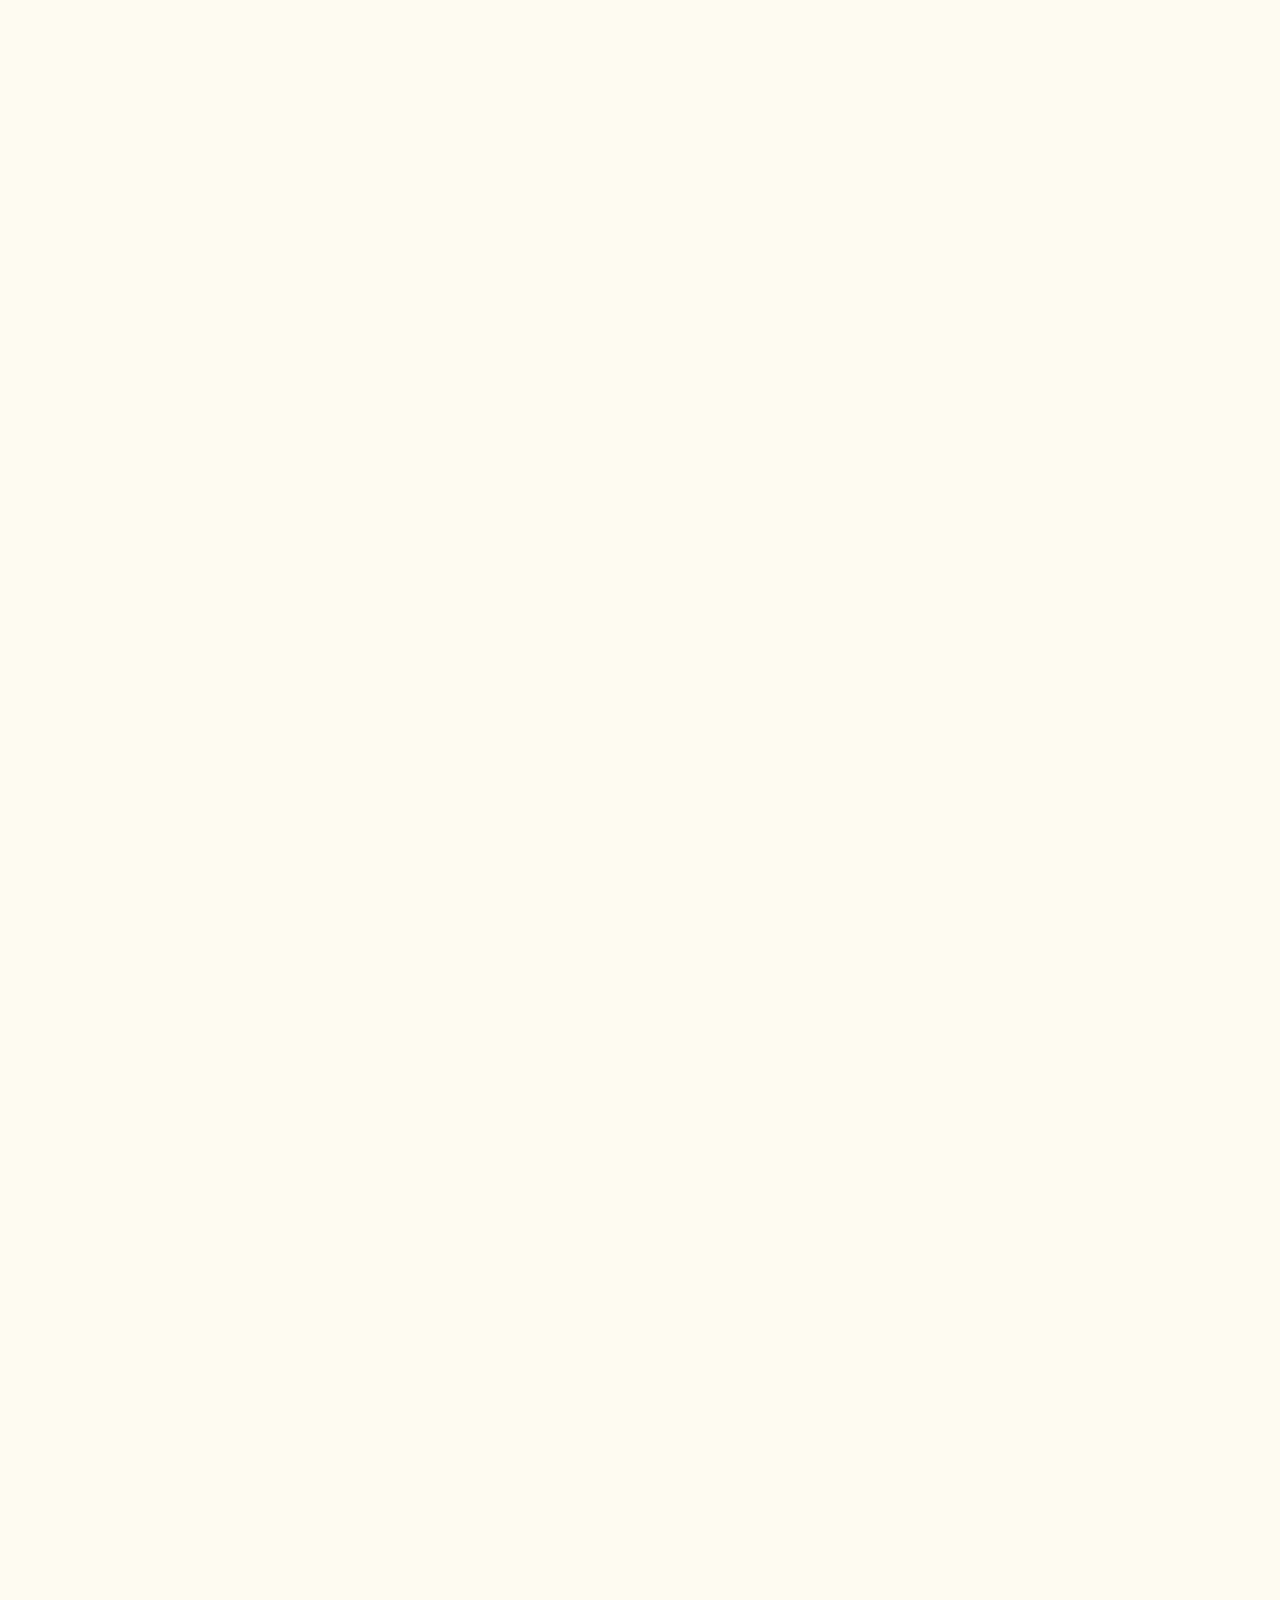
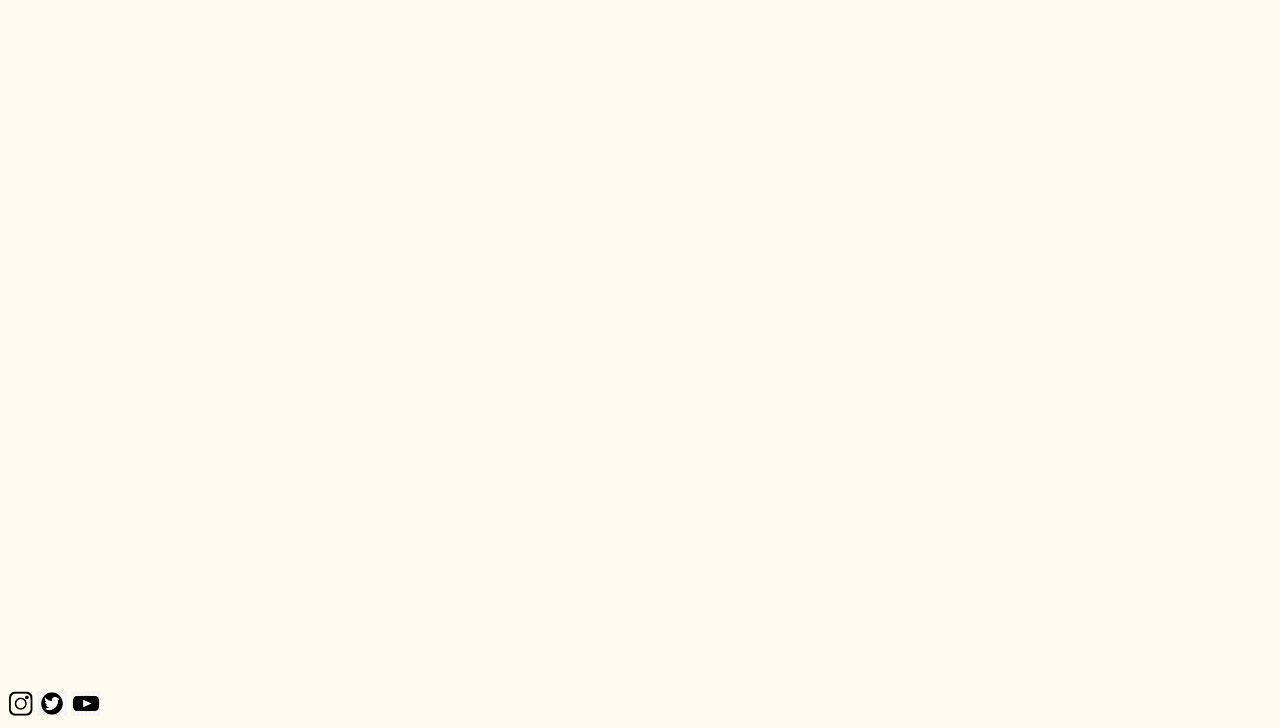
<file: yeezy.html>
<!DOCTYPE html>
<html lang="hu">

<head>
  <meta charset="UTF-8">
  <meta http-equiv="X-UA-Compatible" content="IE=edge">
  <meta name="viewport" content="width=device-width, initial-scale=1.0">
  <title>Document</title>
  <link href="https://cdn.jsdelivr.net/npm/bootstrap@5.1.3/dist/css/bootstrap.min.css" rel="stylesheet"
    integrity="sha384-1BmE4kWBq78iYhFldvKuhfTAU6auU8tT94WrHftjDbrCEXSU1oBoqyl2QvZ6jIW3" crossorigin="anonymous">
  <script src="https://cdn.jsdelivr.net/npm/bootstrap@5.1.3/dist/js/bootstrap.bundle.min.js"
    integrity="sha384-ka7Sk0Gln4gmtz2MlQnikT1wXgYsOg+OMhuP+IlRH9sENBO0LRn5q+8nbTov4+1p"
    crossorigin="anonymous"></script>
    <link href="https://unpkg.com/aos@2.3.1/dist/aos.css" rel="stylesheet">
    <link rel="stylesheet" href="https://cdnjs.cloudflare.com/ajax/libs/animate.css/4.1.1/animate.min.css"/>
  <link rel="stylesheet" href="style.css">
</head>

<body>
  <header class="bg-light">

    <div class="container">
      <nav class="navbar navbar-expand-lg navbar-light">
        <a class="navbar-brand" href="index.html"><img class="" src="images/Adidas_Logo.svg" alt="" width="30"
            height="24"></a>
        <button class="navbar-toggler" type="button" data-bs-toggle="collapse" data-bs-target="#navbarNav"
          aria-controls="navbarNav" aria-expanded="false" aria-label="Toggle navigation">
          <span class="navbar-toggler-icon"></span>
        </button>
        <div class="collapse navbar-collapse" id="navbarNav">
          <ul class="navbar-nav">
            <li class="nav-item">
              <a class="nav-link" href="history.html"><p>History</p></a>
            </li>
            <li class="nav-item">
              <a id="yeezy" class="nav-link" href="yeezy.html"><p>yeezy</p></a>
            </li>
            <li class="nav-item">
              <a class="nav-link" href="visszajelzés.html"><p>Visszajelzés</p></a>
            </li>
            <li class="nav-item">
              <a class="nav-link" href="elérhetőségek.html"><p>Elérhetőségek</p></a>
            </li>
          </ul>
        </div>
      </nav>
    </div>
    <div class="container">
      <div id="carouselExampleIndicators" class="carousel carousel-dark slide" data-bs-ride="carousel">
        <div class="carousel-indicators">
          <button type="button" data-bs-target="#carouselExampleIndicators" data-bs-slide-to="0" class="active"
            aria-current="true" aria-label="Slide 1"></button>
          <button type="button" data-bs-target="#carouselExampleIndicators" data-bs-slide-to="1"
            aria-label="Slide 2"></button>
          <button type="button" data-bs-target="#carouselExampleIndicators" data-bs-slide-to="2"
            aria-label="Slide 3"></button>
          <button type="button" data-bs-target="#carouselExampleIndicators" data-bs-slide-to="3"
            aria-label="Slide 3"></button>
          <button type="button" data-bs-target="#carouselExampleIndicators" data-bs-slide-to="4"
            aria-label="Slide 3"></button>
          <button type="button" data-bs-target="#carouselExampleIndicators" data-bs-slide-to="5"
            aria-label="Slide 3"></button>
        </div>
        <div class="container">
          <div class="carousel-inner">
            <h1 class="card-title fw-bolder text-dark" id="cim">YEEZY-k</h1>
            <div class="carousel-item active">
              <img src="images/carousel5.png" class="d-block w-30 mx-auto" alt="...">
            </div>
            <div class="carousel-item">
              <img src="images/carousel6.png" class="d-block w-30 mx-auto" alt="...">
            </div>
            <div class="carousel-item">
              <img src="images/carousel4.png" class="d-block w-30 mx-auto" alt="...">
            </div>
            <div class="carousel-item">
              <img src="images/carousel7.png" class="d-block w-30 mx-auto" alt="...">
            </div>
            <div class="carousel-item">
              <img src="images/carousel8.png" class="d-block w-30 mx-auto" alt="...">
            </div>
            <div class="carousel-item">
              <img src="images/carousel9.png" class="d-block w-30 mx-auto" alt="...">
            </div>
          </div>
        </div>
      </div>
    </div>
    </div>
  </header>
  <div class="container">
    <div data-aos="fade-up" data-aos-duration="3000" class="card-group animate__fadeInUp">
      <div class="card">
        <img src="images/carousel1.png" class="card-img-top" alt="ADIDAS YEEZY 700 V3 CLAY BROWN"
          title="ADIDAS YEEZY 700 V3 CLAY BROWN">
        <div class="card-body">
          <h5 class="card-title">ADIDAS YEEZY 700 V3 CLAY BROWN</h5>
          <p class="card-text">A Yeezy 700-as sorozat harmadik generációja nagyon eltér a v1 és v2 700-ak
            megjelenésétől. Az „apacipő” irányzat helyett a futurisztikus irányt követi, ami leginkább a sneaker teljes
            oldalán végigfutó „Alien-szerű” ketrecnek köszönhető. Vannak azonban olyan elemek, amelyek az előző
            generációkhoz kapcsolódnak, például a felsőrész jellegzetes varrásai, amelyek már a v2-ken debütáltak.
            Fontos változás, hogy Kanye valamiért nem adott hozzá Boost talpat ehhez a sneakerhez.</p>
          <div class="semmi"> <a href="https://www.truetosole.hu/en/products/adidas-yeezy-700-v3-clay-brown?_pos=5&_sid=54f077708&_ss=r"
            target="_blank" class="btn btn-danger">Vásárlás partnerünknél!</a></div>
        </div>
      </div>
      <div class="card">
        <img src="images/carousel2.png" class="card-img-top" alt="ADIDAS YEEZY BOOST 350 V2 LIGHT"
          title="ADIDAS YEEZY BOOST 350 V2 LIGHT">
        <div class="card-body">
          <h5 class="card-title">ADIDAS YEEZY BOOST 350 V2 LIGHT</h5>
          <p class="card-text">A Kanye YEEZY sorozatának legnépszerűbb modellje egyértelműen a Yeezy Boost 350 v2. Az
            a siker az első Beluga megjelenése óta töretlen. Azóta több tucat színvilág látott napvilágot
            majd: SPLY350 felirattal és átlátszó csíkokkal, húzófülekkel és húzófül nélküli változatok. Egy részlet
            ami mindig is ugyanaz maradt, az a kényelmes Boost talp és rugalmas Primeknit felsőrész.</p>
            <div class="semmi"><a href="https://www.truetosole.hu/en/collections/yeezy/products/adidas-yeezy-boost-350-v2-light"
            target="_blank" class="btn btn-danger">Vásárlás partnerünknél!</a></div>
        </div>
      </div>
      <div class="card">
        <img src="images/carousel3.png" class="card-img-top" alt="ADIDAS YEEZY 350 V2 BELUGA REFLECTIVE"
          title="ADIDAS YEEZY 350 V2 BELUGA REFLECTIVE">
        <div id="ADIDASYEEZY350V2BELUGAREFLECTIVE" class="card-body">
          <h5 class="card-title">ADIDAS YEEZY 350 V2 BELUGA REFLECTIVE</h5>
          <p class="card-text">2016 szeptemberében megjelent az első Yeezy Boost 350 v2 színvilág, a „Beluga”. Az
            robbanásszerűen megszületett az Adidas és Kanye Yeezy együttműködése. Mondanom sem kell, hogy a Yeezy 750
            vagy 350 v1 körüli hype
            már égett, de a 350 v2 egy másik szintre emelte ezt az együttműködést. Miközben Kanye kifejezte
            célja „YEEZY-k mindenkinek”, egyre több színkombó került napvilágra. A tornacipő népszerűsége
            kényelmes Boost talpával és Primeknit felsőrészével továbbra is töretlen.</p>
            <div class="semmi"><a href="https://www.truetosole.hu/en/products/adidas-yeezy-350-v2-beluga-reflective?_pos=1&_sid=54f077708&_ss=r"
            target="_blank" class="btn btn-danger">Vásárlás partnerünknél!</a></div>
        </div>
      </div>
    </div>
  </div>
  <div class="container">
    <div data-aos="fade-up" data-aos-duration="3000" class="card-group">
      <div class="card">
        <img src="images/carousel4.png" class="card-img-top" alt="ADIDAS YEEZY 700 V3 KYANITE"
          title="ADIDAS YEEZY 700 V3 KYANITE">
        <div class="card-body">
          <h5 class="card-title">ADIDAS YEEZY 700 V3 KYANITE</h5>
          <p class="card-text">A Yeezy 700 sorozat harmadik generációja nagyon eltér a v1 megjelenésétől
            és v2 700s. Az „apacipő” irányzat helyett a futurisztikus irányt követi, ami leginkább annak köszönhető
            a tornacipő teljes oldalán végigfutó „Alien-szerű” ketrec. Vannak azonban olyan elemek, amelyekhez
            kapcsolódnak
            korábbi generációk, például a felsőrész jellegzetes varrása, amely már a v2-ken debütált.</p>
            <div class="semmi"><a href="https://www.truetosole.hu/en/collections/yeezy/products/adidas-yeezy-700-v3-kyanite"
            target="_blank" class="btn btn-danger">Vásárlás partnerünknél!</a></div>
        </div>
      </div>
      <div class="card">
        <img src="images/carousel5.png" class="card-img-top" alt="ADIDAS YEEZY 500 CLAY BROWN"
          title="ADIDAS YEEZY 500 CLAY BROWN">
        <div class="card-body">
          <h5 class="card-title">ADIDAS YEEZY 500 CLAY BROWN</h5>
          <p class="card-text">A Yeezy 500 meglehetősen formabontó volt az első megjelenésük idején, nem csak
            az Adi-Prene talptechnológiának, hanem a hálós és hasított bőr elemek merész kombinációjának köszönhetően
            kitűnt az átlagos tornacipőből. Az anyag- és színhasználatnak köszönhetően ez a sziluett megteremti
            kevésbé sportos hatás.
          </p>
          <div class="semmi"><a href="https://www.truetosole.hu/en/products/adidas-yeezy-500-clay-brown-1?_pos=2&_sid=b877d0518&_ss=r"
            target="_blank" class="btn btn-danger">Vásárlás partnerünknél!</a></div>
        </div>
      </div>
      <div class="card">
        <img src="images/carousel6.png" class="card-img-top" alt="ADIDAS YEEZY FOAM RUNNER MXT MOON GREY"
          title="ADIDAS YEEZY FOAM RUNNER MXT MOON GREY">
        <div id="ADIDASYEEZYFOAMRUNNERMXTMOONGREY" class="card-body">
          <h5 class="card-title">ADIDAS YEEZY FOAM RUNNER MXT MOON GREY</h5>
          <p class="card-text">Evolúciós lépés a tornacipők világában? A futurisztikus megjelenésű Yeezy Foam RNNR
            2020 nyarán debütált, és ezt sem lehetett félvállról venni.ő célja a maximális kényelem. Ez egy darab
            algával kevert EVA habból készült cipő - környezetbarátabbá téve a gyártási folyamatot.</p>
            <div class="semmi"><a href="https://www.truetosole.hu/en/products/adidas-yeezy-foam-rnnr-mxt-moon-grey"
            target="_blank" class="btn btn-danger">Vásárlás partnerünknél!</a></div>
        </div>
      </div>
    </div>
  </div>
  <div class="container">
    <div data-aos="fade-up" data-aos-duration="3000" class="card-group">
      <div class="card">
        <img src="images/carousel7.png" class="card-img-top" alt="ADIDAS YEEZY BOOST 700 FADED AZURE"
          title="ADIDAS YEEZY BOOST 700 FADED AZURE">
        <div class="card-body">
          <h5 class="card-title">ADIDAS YEEZY BOOST 700 FADED AZURE</h5>
          <p class="card-text">Kanye West adidas Yeezy 700-as sziluettje nagy szerepet játszott az „apacipő”
            kiváltásában.
            vagy „chunky sneaker” trend, a vastag és kényelmes Boost talpszerkezetnek és a felsőnek köszönhetően
            sok panel. A 90-es évek vonalait idéző ​​sneaker stílusa azonnal észrevehető.</p>
            <div class="semmi"><a href="https://www.truetosole.hu/en/products/adidas-yeezy-boost-700-faded-azure-1?_pos=3&_sid=54f077708&_ss=r"
            target="_blank" class="btn btn-danger">Vásárlás partnerünknél!</a></div>
        </div>
      </div>
      <div class="card">
        <img src="images/carousel10.webp" class="card-img-top" alt="ADIDAS YEEZY QNTM BARIUM"
          title="ADIDAS YEEZY QNTM BARIUM">
        <div id="ADIDASYEEZYQNTMBARIUM"  class="card-body">
          <h5 class="card-title">ADIDAS YEEZY QNTM BARIUM</h5>
          <p class="card-text">A Yeezy QNTM egy kosárlabda stílusú tornacipő, amelyet utcai viselethez terveztek
            Kanye West és az Adidas együttműködése. A kényelemről az adidas Boost technológia gondoskodik.
            A részletek a Yeezy 700 v3 és a Yeezy stílusjegyeit tartalmazzák
            380. </p>
            <div class="semmi"><a href="https://www.truetosole.hu/en/products/adidas-yeezy-qntm-barium?_pos=6&_sid=54f077708&_ss=r"
            target="_blank" class="btn btn-danger">Vásárlás partnerünknél!</a></div>
        </div>
      </div>
      <div class="card">
        <img src="images/carousel9.png" class="card-img-top" alt="ADIDAS YEEZY SLIDE BONE"
          title="ADIDAS YEEZY SLIDE BONE">
        <div class="card-body">
          <h5 class="card-title">ADIDAS YEEZY SLIDE BONE</h5>
          <p class="card-text">A Yeezy Slide papucs teljesen tiszta, gyakorlatilag egyetlen darabból áll
            EVA anyag. A fogazott külső talp is formai elem, a márkajelzéssel a három csíkos adidas is szerepel
            logó a sarok alatt. Ennek a modellnek is szerepe volt abban, hogy a papucs az utcán is kiváló viselet
            legyen!</p>
            <div class="semmi"><a href="https://www.truetosole.hu/en/products/adidas-yeezy-slide-bone?_pos=7&_sid=54f077708&_ss=r"
            target="_blank" class="btn btn-danger">Vásárlás partnerünknél!</a></div>
        </div>
      </div>
    </div>
  </div>
  <div class="container">
    <div data-aos="zoom-in "data-aos-duration="3000" class="card bg-dark text-white border-primary border-3">
      <img src="images/overlay.jpg" class="card-img" alt="...">
      <div class="card-img-overlay">
        <h2 class="card-title text-dark fw-bolder">A Yeezy-k története</h2>
        <br>
        <p class="card-text fs-4 text-dark fw-bolder text-center" id="box">Kanye West először 2006-ban tervezett cipőt
          az Adidasnak, de az
          soha nem jelent meg. Az
          első márka, ami hivatalosan közreműködött Westtel, a Bape volt. Együtt kiadták a Bapesta College Dropout
          cipőket, amelyek napjainkban már nagyon ritkák és nagyon drágán árulják őket. Ezek mellett tervezett
          cipőket a Louis Vuittonnak, Giuseppe Zanottinak és a Nike-nak. A Nike-közreműködés öt évig tartott és három
          cipő jelent meg ezen idő alatt.

          2013-ban a Red October Air Yeezy 2 megjelenése után West hivatalosan elhagyta a Nike-t. Ugyan West azt mondta,
          hogy nagyon elszomorította az elválás, azt nyilatkozta, hogy a Nike nem fizetett neki a cipőtervek után. Ezt
          követően lépett West kapcsolatba az Adidasszal. Az Adidas beleegyezett a tervekért való fizetésbe, a rapper
          az Adidas vezérigazgatójáról azt mondta, hogy "valaki, aki megengedte, hogy építsek valamit."Az Adidasszal
          való megegyezés szerint West a márka 100%-os tulajdonosa és teljes kreatív szabadsággal rendelkezik a
          megjelenő termékek fölött.
        </p>
      </div>
    </div>
  </div>
  <div class="container text-dark fw-bolder">
    <div data-aos="fade-right" class="card border-danger border-3">
      <div class="card-body">
        <h4 class="text-danger">Yeezy Boost 750</h4>
        <p>2013. december 3-án az Adidas bejelentette, hogy szerződést kötöttek Westtel egy új cipőmárkáról. Az
          Adidas Yeezy Boost 750 Light Brown első megjelenésekor csak 9000 párt gyártottak le belőle, amelyek 10
          perc alatt elkeltek. Február 21 és 28 között a cipő több boltban is kapható volt.</p>
      </div>
    </div>
    <div data-aos="fade-left" class="card border-primary border-3">
      <div class="card-body">
        <h4 class="text-primary">Yeezy Boost 350</h4>
        <p>2015. június 27-én jelent meg a közreműködés második cipője, a Yeezy Boost 350.</p>
      </div>
    </div>
    <div data-aos="fade-right" class="card border-danger border-3">
      <div class="card-body">
        <h4 class="text-danger">Yeezy 950</h4>
        <p>A Yeezy 950 2015. október 29-én jelent meg online és kiválasztott boltokban. Része volt a Yeezy
          Season 1 kollekciónak és négy különböző színkombinációban jelent meg: Pejotl, Holdkő, Csokoládé és Kalóz
          fekete. Mindegyik cipő 399 dolláros áron volt beszerezhető. Ezen kiadáskor már nem csak tornacipőket
          árultak, hanem bakancsokat is. Ezt követően soha többet nem adták ki újra a cipőt.</p>
      </div>
    </div>
    <div data-aos="fade-left" class="card border-primary border-3">
      <div class="card-body">
        <h4 class="text-primary">Yeezy 350 Cleat</h4>
        <p>Az Adidas Yeezy 350 Football Boost amerikai focira fejlesztették ki és először 2016-ban szerepelt az
          NFL-ben. A Texans wide receiverjét, DeAndre Hopkinst megbüntették a cipő viselésért, mert megszegte az
          NFL ruházati szabályait, tekintve, hogy nem volt egy egyértelmű színe.</p>
      </div>
    </div>
    <div data-aos="fade-right" class="card border-danger border-3">
      <div class="card-body">
        <h4 class="text-danger">Yeezy Powerphase Calabasas</h4>
        <p>Az Adidas Powerphase Calabasas 2017. március 28-án jelent meg. "A retro cipők az Adidas 80-as
          évekbeli tornacipőit hozza vissza. Prémium fehérbőr részük van, átlyukasztott csíkokkal, zöld Adidas
          márkanévvel és piros Trefoil logóval." A szürke színkombináció 2017. december 9-én jelent meg
          nemzetközileg, 120 dollárért. A Core Black kombináció nem sokkal később, 2018. március 17-én jelent
          meg. Az első három színkombináció kiadása után az Adidas több Powerphase modellt is kiadott a Yeezy
          Calabasas név nélkül. Az Adidas később visszahozta a modellt YEEZY-Inspired Powerphase Model néven.</p>
      </div>
    </div>
    <di data-aos="fade-left"v class="card border-primary border-3">
      <div class="card-body">
        <h4 class="text-primary">Yeezy Boost 700</h4>
        <p>Az Adidas Yeezy Boost 700 a Yeezy Season 5 divatbemutató közben debütált, 2017-ben. A cipő 2017.
          augusztus 12-én jelent meg, 300 dolláros áron, a Yeezy Supply-on keresztül. A tervek szerint 2018-ban
          megjelent volna a fehér/gumi és a fekete színkombinácó.
          2019. március 23-án a 700 V2 “Geode” színkombináció egyidőben megjelent egy jótékonysági kampánnyal,
          amely a National Alliance of Mental Illnessznek gyűjtött pénzt.</p>
      </div>
    </di>
    <div data-aos="fade-right" class="card border-danger border-3">
      <div class="card-body">
        <h4 class="text-danger">Yeezy 500</h4>
        <p>Az Adidas Yeezy 500 2017 decemberében jelent meg, debütáló színkombinációja a Sivatagi Patkány volt.
        </p>
      </div>
    </div>
    <div data-aos="fade-left" class="card border-primary border-3">
      <div class="card-body">
        <h4 class="text-primary">Yeezy Boost 380</h4>
        <p>Az első Adidas Yeezy Boost 380 2019 decemberében jelent meg a Yeezy Supply weboldalon, meglepetésként.
          A debütáló színkombináció az Alien volt.</p>
      </div>
    </div>
    <div data-aos="fade-right" class="card border-danger border-3">
      <div class="card-body">
        <h4 class="text-danger">Yeezy Foam Runner</h4>
        <p>A Yeezy Foam Runner az első Adidas Yeezy, amit az Egyesült Államokban gyártottak, illetve az első, ami
          csak a Yeezy Supply weboldalon keresztül jelent meg, 2020. június 26-án. A cipőt 75 dollárért lehetett
          beszerezni és részben algából készült. Az első színkombinációja az Ararat volt.</p>
      </div>
    </div>
  </div>
  </header>
  <footer class="mt-5">

    <div class="fixed-bottom border container-fluid bg-light p-3">
      <div class="container">
        <div class="mx-auto" style="width: 400px;">
          <a href="https://www.instagram.com/adidas/" target="_blank">
            <img class="me-5 ms-5 fotter-img imganimation" src="images/insagram.png" alt="Instagram" title="Instagram" width="25" height="25"></a>
          <a href="https://twitter.com/adidas" target="_blank">
            <img class="me-5 ms-5 fotter-img imganimation" src="images/twitter.png" alt="twitter" title="twitter" width="30" height="25"></a>
          <a href="https://www.youtube.com/user/adidas" target="_blank">
            <img class="me-5 ms-5 fotter-img imganimation" src="images/youtube.jpg" alt="Youtube" title="Youtube" width="30" height="25"></a>
        </div>
      </div>
    </div>

  </footer>
  <script src="https://unpkg.com/aos@2.3.1/dist/aos.js"></script>
    <script>
      AOS.init();
    </script>
</body>

</html>
</file>
<file: style.css>
#cim{
    position: fixed;
}
#footer{
    bottom: 0;
    position: absolute;
}

#AdiDassler{
    height: 270px;
}
.cardsor{
    height: 565px;
}
#samba{
    height: 400px;
}
.fotter-img{
    min-width: 10px;
}
body{
    background-color: rgba(247, 222, 139, 0.116);
}
#olimpialogo{
    height: 390px ;
}
#mez{
    height: 400px;
}
.carouserh5{
    color: white;
    text-shadow:
    -1px -1px 0 #000,
    1px -1px 0 #000,
    -1px 1px 0 #000,
    1px 1px 0 #000; 
}
.imgfix{
    height: 800;
    width: 480;
}
#box{
    vertical-align:middle;
}
.banner{
    margin-left: auto;
}
#imgtext{
    position: absolute;
    bottom: 0;
    background-color: white;
    width: 300px;
    height: 100px;
    border-top-right-radius: 30px;
    border-bottom-right-radius: 30px;
    padding-bottom: 0;
    margin-bottom: 0;
}
#banner{
    position: relative;;
}
.semmi{
    text-align: end;
    position: absolute;
    bottom: 0;
    right: 0;
}
 .navbar-brand:hover{
    border: black solid;
} 
.nav-item p:hover{
    color: rgb(243, 206, 158);
    text-transform: uppercase;
    size: 150%;
}
#history{
    text-decoration: underline;
}
#history:hover{
    text-decoration: none;
}
#yeezy{
    text-decoration: underline;
}
#yeezy:hover{
    text-decoration: none;
}
#elerhetoseg{
    text-decoration: underline;
}
#elerhetoseg:hover{
    text-decoration: none;
}
#vissza{
    text-decoration: underline;
}
#vissza:hover{
    text-decoration: none;
}
.imganimation:after{
    position: absolute;
    content: "";
    width: 100%;
    height: 0;
    left:0;
    z-index: -1;
    border-radius: 5px;
    background-color: rgba(173, 62, 223, 1);
    transition: all 0.3s ease;
}
.imganimation:hover{
    color: rgb(141, 29, 29);
}
.imganimation:hover:after{
    top: 0;
    height: 100%;
}
.imganimation:active{
    top: 2px;
}
.carouserh5 a{
    text-decoration: none;
    color: white;
    cursor: pointer;
}
</file>
